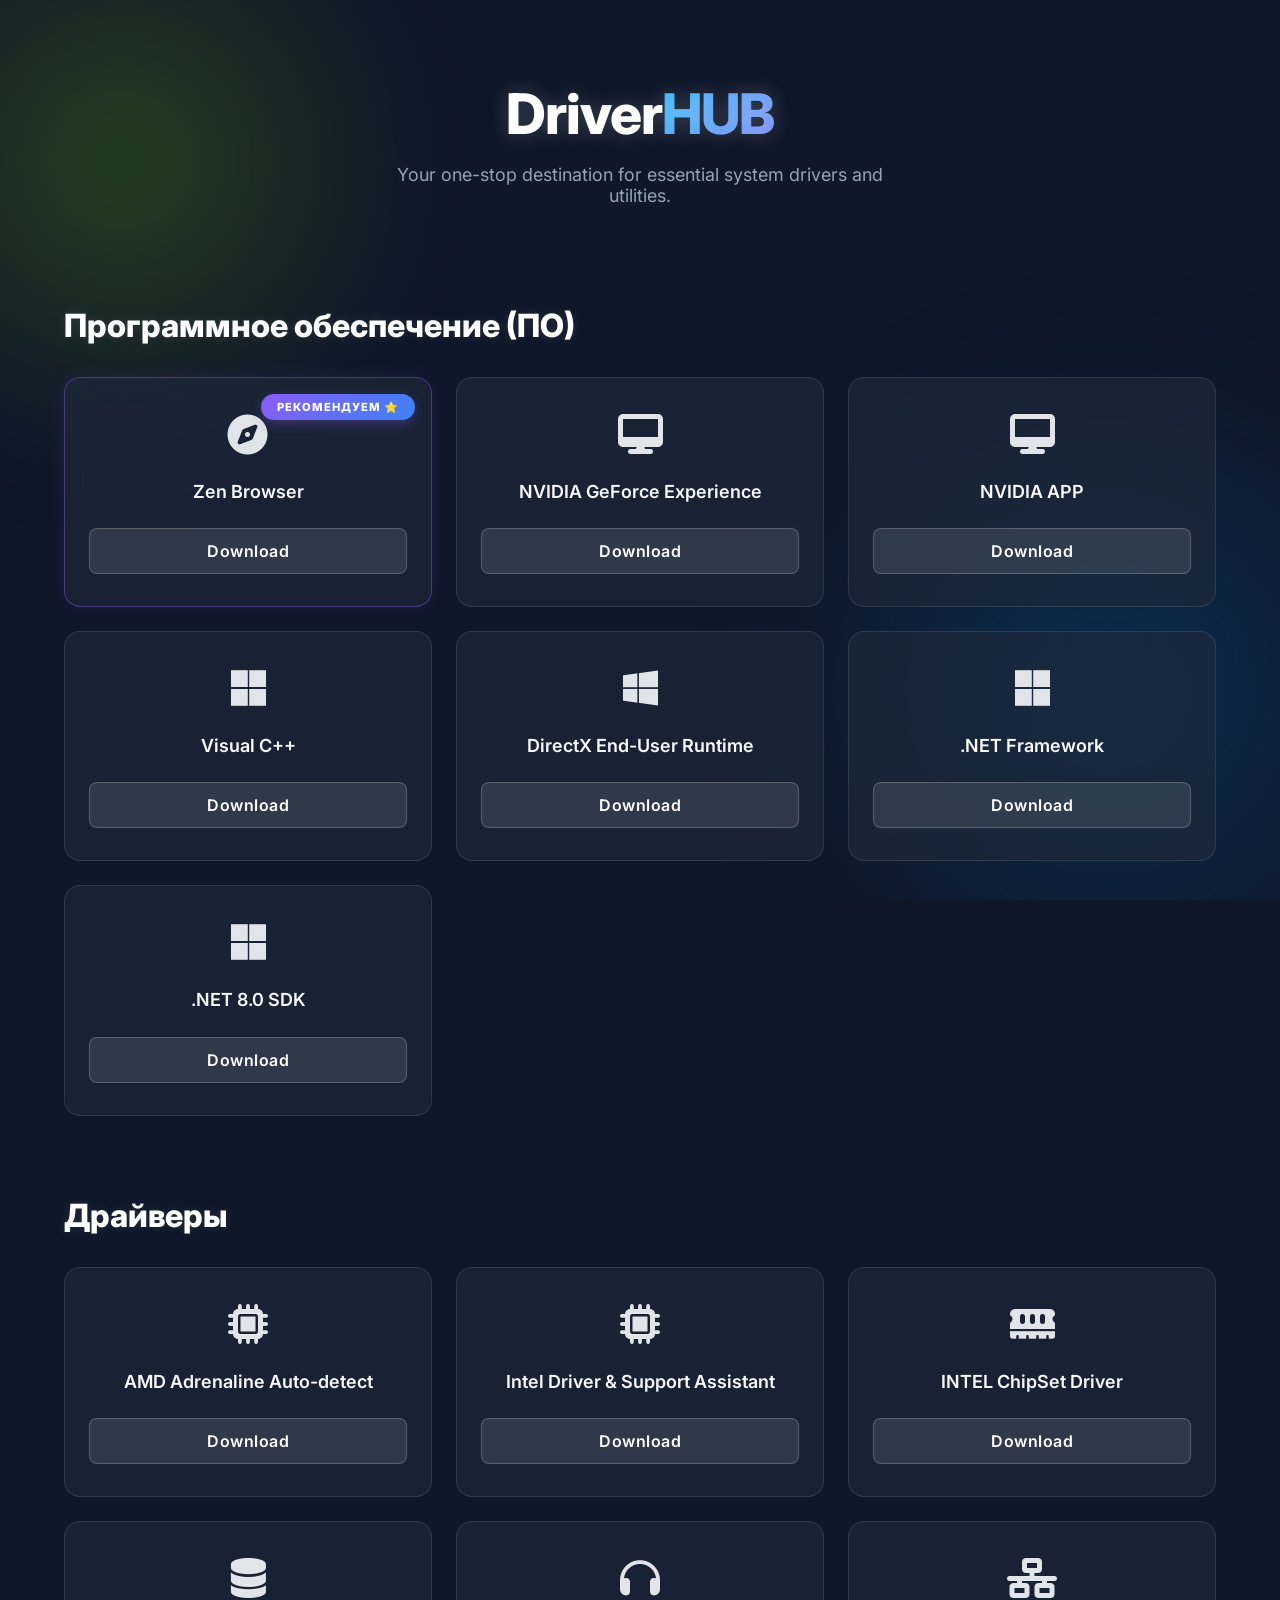
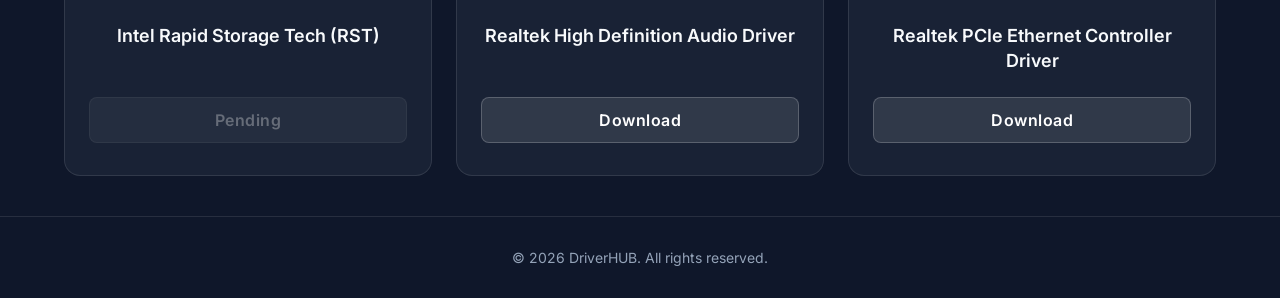
<file: DriverHub/index.html>
<!DOCTYPE html>
<html lang="en">
<head>
    <meta charset="UTF-8">
    <meta name="viewport" content="width=device-width, initial-scale=1.0">
    <title>DriverHUB | Essential Software & Drivers</title>
    <meta name="description" content="Download essential drivers and system utilities easily with DriverHUB.">
    <link rel="stylesheet" href="styles.css">
    <link href="https://fonts.googleapis.com/css2?family=Inter:wght@400;600;800&display=swap" rel="stylesheet">
    <!-- FontAwesome for icons -->
    <link rel="stylesheet" href="https://cdnjs.cloudflare.com/ajax/libs/font-awesome/6.4.0/css/all.min.css">
</head>
<body>
    <div class="background-elements">
        <div class="blob blob-1"></div>
        <div class="blob blob-2"></div>
    </div>

    <header class="header">
        <div class="container">
            <h1 class="logo">Driver<span>HUB</span></h1>
            <p class="subtitle">Your one-stop destination for essential system drivers and utilities.</p>
        </div>
    </header>

    <main class="container">
        
        <h2 class="section-title">Программное обеспечение (ПО)</h2>
        <div class="grid">
            <!-- Zen Browser (Recommended) -->
            <div class="card brand-zen recommended-card">
                <div class="recommended-badge">Рекомендуем ⭐️</div>
                <div class="card-icon"><i class="fa-solid fa-compass"></i></div>
                <h3 class="card-title">Zen Browser</h3>
                <a href="https://github.com/zen-browser/desktop/releases/latest/download/zen.installer.exe" class="btn btn-primary" target="_blank" rel="noopener noreferrer">Download</a>
            </div>

            <!-- NVIDIA Experience -->
            <div class="card brand-nvidia">
                <div class="card-icon"><i class="fa-solid fa-desktop"></i></div>
                <h3 class="card-title">NVIDIA GeForce Experience</h3>
                <a href="https://www.softportal.com/getsoft-28187-geforce-experience-1.html" class="btn btn-primary" target="_blank" rel="noopener noreferrer">Download</a>
            </div>

            <div class="card brand-nvidia">
                <div class="card-icon"><i class="fa-solid fa-desktop"></i></div>
                <h3 class="card-title">NVIDIA APP</h3>
                <a href="https://us.download.nvidia.com/nvapp/client/11.0.8.299/NVIDIA_app_v11.0.8.299.exe" class="btn btn-primary" target="_blank" rel="noopener noreferrer">Download</a>
            </div>

            <!-- System Utilities -->
            <div class="card brand-microsoft">
                <div class="card-icon"><i class="fa-brands fa-microsoft"></i></div>
                <h3 class="card-title">Visual C++</h3>
                <a href="https://aka.ms/vc14/vc_redist.x64.exe" class="btn btn-primary" target="_blank" rel="noopener noreferrer">Download</a>
            </div>

            <div class="card brand-microsoft">
                <div class="card-icon"><i class="fa-brands fa-windows"></i></div>
                <h3 class="card-title">DirectX End-User Runtime</h3>
                <a href="https://www.softportal.com/getsoft-397-directx-end-user-runtime-1.html" class="btn btn-primary" target="_blank" rel="noopener noreferrer">Download</a>
            </div>

            <div class="card brand-microsoft">
                <div class="card-icon"><i class="fa-brands fa-microsoft"></i></div>
                <h3 class="card-title">.NET Framework</h3>
                <a href="https://go.microsoft.com/fwlink/?LinkId=2203304" class="btn btn-primary" target="_blank" rel="noopener noreferrer">Download</a>
            </div>

            <div class="card brand-microsoft">
                <div class="card-icon"><i class="fa-brands fa-microsoft"></i></div>
                <h3 class="card-title">.NET 8.0 SDK</h3>
                <a href="https://builds.dotnet.microsoft.com/dotnet/Sdk/8.0.423/dotnet-sdk-8.0.423-win-x64.exe" class="btn btn-primary" target="_blank" rel="noopener noreferrer">Download</a>
            </div>
        </div>

        <h2 class="section-title">Драйверы</h2>
        <div class="grid">
            <!-- AMD -->
            <div class="card brand-amd">
                <div class="card-icon"><i class="fa-solid fa-microchip"></i></div>
                <h3 class="card-title">AMD Adrenaline Auto-detect</h3>
                <a href="https://drivers.amd.com/drivers/installer/26.10/whql/amd-software-adrenalin-edition-26.7.1-minimalsetup-260724_web.exe" class="btn btn-primary" target="_blank" rel="noopener noreferrer">Download</a>
            </div>
            
            <!-- Intel -->
            <div class="card brand-intel">
                <div class="card-icon"><i class="fa-solid fa-microchip"></i></div>
                <h3 class="card-title">Intel Driver & Support Assistant</h3>
                <a href="https://dl.comss.org/download/Intel-Driver-and-Support-Assistant-Installer.exe" class="btn btn-primary" target="_blank" rel="noopener noreferrer">Download</a>
            </div>

            <div class="card brand-intel">
                <div class="card-icon"><i class="fa-solid fa-memory"></i></div>
                <h3 class="card-title">INTEL ChipSet Driver</h3>
                <a href="https://dl.comss.org/download/SetupChipset.exe" class="btn btn-primary" target="_blank" rel="noopener noreferrer">Download</a>
            </div>
            
            <div class="card brand-intel">
                <div class="card-icon"><i class="fa-solid fa-database"></i></div>
                <h3 class="card-title">Intel Rapid Storage Tech (RST)</h3>
                <a href="#" class="btn btn-disabled" onclick="alert('Link not provided yet'); return false;">Pending</a>
            </div>

            <!-- Realtek -->
            <div class="card brand-realtek">
                <div class="card-icon"><i class="fa-solid fa-headphones"></i></div>
                <h3 class="card-title">Realtek High Definition Audio Driver</h3>
                <a href="https://dl.comss.org/download/Win7_Win8_Win81_Win10_R283.exe" class="btn btn-primary" target="_blank" rel="noopener noreferrer">Download</a>
            </div>

            <div class="card brand-realtek">
                <div class="card-icon"><i class="fa-solid fa-network-wired"></i></div>
                <h3 class="card-title">Realtek PCIe Ethernet Controller Driver</h3>
                <a href="https://dl.comss.org/download/Install_PCIE_Win11_11030_DMAROFF_07272026.zip" class="btn btn-primary" target="_blank" rel="noopener noreferrer">Download</a>
            </div>
        </div>
    </main>

    <footer class="footer">
        <div class="container">
            <p>&copy; 2026 DriverHUB. All rights reserved.</p>
        </div>
    </footer>
    
    <script>
        // Add a subtle entrance animation for cards
        document.addEventListener("DOMContentLoaded", () => {
            const cards = document.querySelectorAll('.card');
            cards.forEach((card, index) => {
                setTimeout(() => {
                    card.style.opacity = '1';
                    card.style.transform = 'translateY(0)';
                }, index * 50); // Staggered animation
            });
        });
    </script>
</body>
</html>
</file>
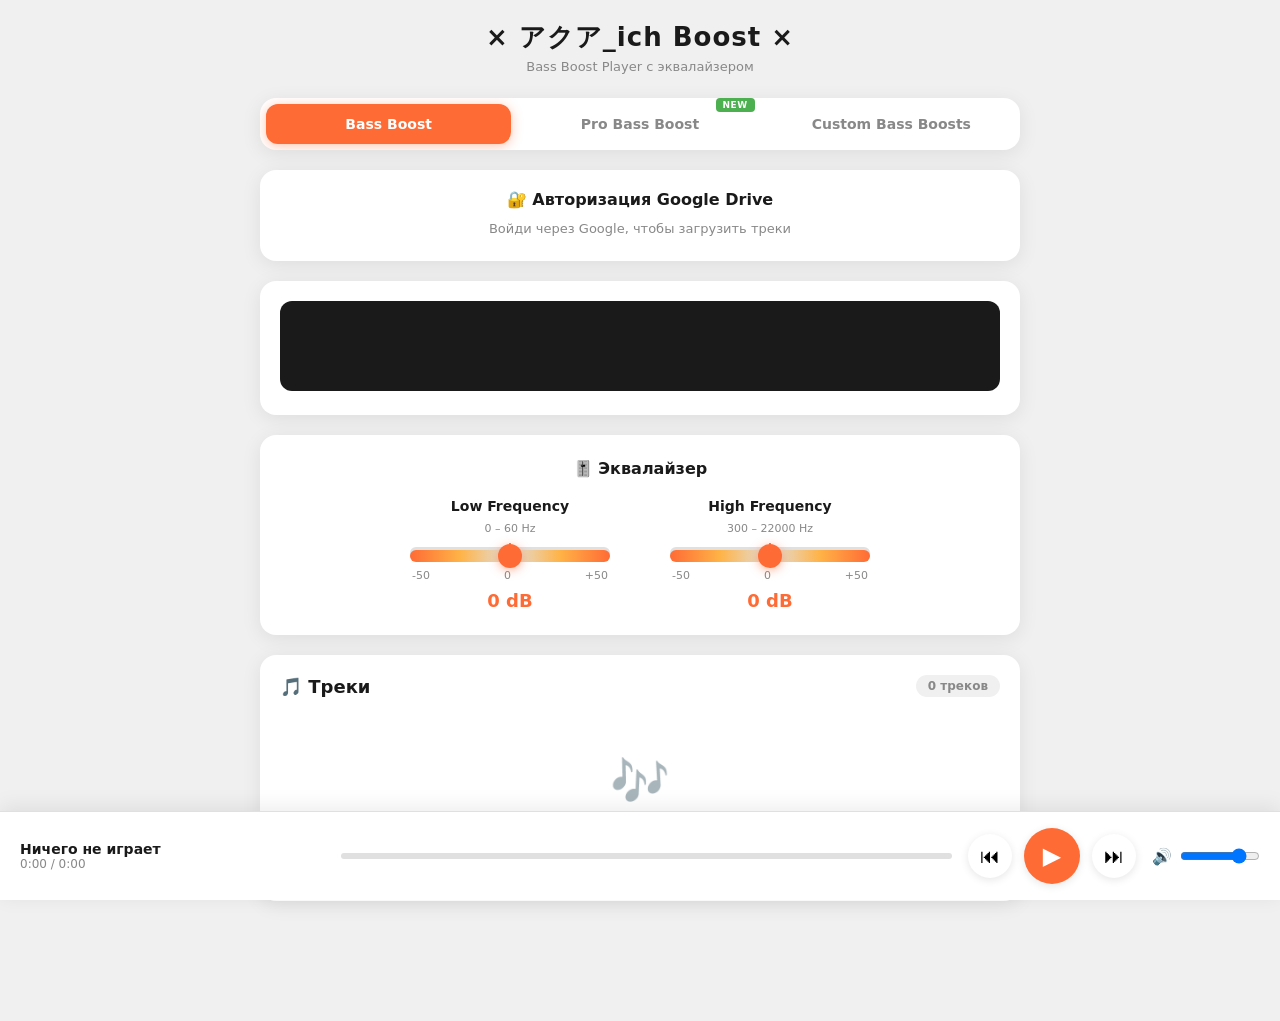
<file: aqua_ich_boost_player.html>
<!DOCTYPE html>
<html lang="ru">
<head>
<meta charset="UTF-8">
<meta name="viewport" content="width=device-width, initial-scale=1.0">
<title>× アクア_ich Boost ×</title>

<!-- Open Graph / Discord / Telegram / VK -->
<meta property="og:title" content="× アクア_ich Boost ×">
<meta property="og:description" content="Слушай Bass бусты от Аквича">
<meta property="og:type" content="website">
<meta property="og:url" content="https://olduserru.github.io/">
<meta property="og:image" content="https://olduserru.github.io/preview.png">
<meta property="og:site_name" content="Aquich bass">
<meta property="og:locale" content="ru_RU">

<!-- Twitter / X -->
<meta name="twitter:card" content="summary_large_image">
<meta name="twitter:title" content="× アクア_ich Boost ×">
<meta name="twitter:description" content="Bass Boost Player с эквалайзером">
<meta name="twitter:image" content="https://olduserru.github.io/preview.png">

<!-- Цвет темы Discord/Telegram -->
<meta name="theme-color" content="#ff6b35">

<script src="https://accounts.google.com/gsi/client" async defer></script>
<style>
  :root {
    --bg: #f0f0f0;
    --card: #ffffff;
    --accent: #ff6b35;
    --text: #1a1a1a;
    --text2: #888888;
    --border: #e0e0e0;
    --shadow: 0 4px 20px rgba(0,0,0,0.08);
    --green: #4caf50;
    --red: #f44336;
    --blue: #2196f3;
    --purple: #9c27b0;
  }
  * { margin:0; padding:0; box-sizing:border-box; font-family:'Segoe UI',system-ui,sans-serif; }
  body { background:var(--bg); color:var(--text); min-height:100vh; }
  .container { max-width:800px; margin:0 auto; padding:20px; }

  .header { text-align:center; margin-bottom:24px; }
  .header h1 { font-size:26px; font-weight:700; letter-spacing:1px; }
  .header p { color:var(--text2); font-size:13px; margin-top:4px; }

  /* Tabs */
  .tabs { display:flex; gap:6px; margin-bottom:20px; background:var(--card); padding:6px; border-radius:16px; box-shadow:var(--shadow); overflow-x:auto; }
  .tab { flex:1; min-width:120px; padding:12px 16px; border:none; background:transparent; border-radius:12px; cursor:pointer; font-size:14px; font-weight:600; color:var(--text2); transition:all 0.3s; position:relative; white-space:nowrap; }
  .tab.active { background:var(--accent); color:white; box-shadow:0 2px 12px rgba(255,107,53,0.4); }
  .tab.active-purple { background:var(--purple); color:white; box-shadow:0 2px 12px rgba(156,39,176,0.4); }
  .tab .badge-new {
    position:absolute;
    top:-6px;
    right:8px;
    background:var(--green);
    color:white;
    font-size:9px;
    padding:2px 7px;
    border-radius:4px;
    font-weight:700;
    letter-spacing:0.5px;
    text-transform:uppercase;
  }

  /* Sub-tabs for Custom */
  .sub-tabs { display:flex; gap:6px; margin-bottom:16px; background:#f8f8f8; padding:4px; border-radius:12px; }
  .sub-tab { flex:1; padding:10px 14px; border:none; background:transparent; border-radius:10px; cursor:pointer; font-size:13px; font-weight:600; color:var(--text2); transition:all 0.2s; white-space:nowrap; }
  .sub-tab.active { background:var(--purple); color:white; }

  /* Auth */
  .auth-box { background:var(--card); border-radius:16px; padding:20px; margin-bottom:20px; box-shadow:var(--shadow); text-align:center; }
  .auth-box h3 { font-size:16px; margin-bottom:12px; }
  .auth-status { font-size:13px; color:var(--text2); margin-top:10px; min-height:20px; }
  .auth-status.ok { color:var(--green); }
  .auth-status.err { color:var(--red); }
  .auth-status.loading { color:var(--blue); }
  .btn { padding:12px 28px; border:none; border-radius:12px; font-size:14px; font-weight:600; cursor:pointer; transition:all 0.2s; display:inline-flex; align-items:center; gap:8px; }
  .btn-primary { background:var(--accent); color:white; box-shadow:0 2px 12px rgba(255,107,53,0.3); }
  .btn-primary:hover { transform:translateY(-1px); box-shadow:0 4px 16px rgba(255,107,53,0.4); }
  .btn-purple { background:var(--purple); color:white; box-shadow:0 2px 12px rgba(156,39,176,0.3); }
  .btn-purple:hover { transform:translateY(-1px); box-shadow:0 4px 16px rgba(156,39,176,0.4); }
  .btn-green { background:var(--green); color:white; }
  .btn-red { background:var(--red); color:white; }

  /* Equalizer */
  .eq-box { background:var(--card); border-radius:16px; padding:24px; margin-bottom:20px; box-shadow:var(--shadow); }
  .eq-title { font-size:16px; font-weight:700; margin-bottom:20px; text-align:center; }
  .eq-sliders { display:flex; justify-content:center; gap:60px; }
  .eq-band { text-align:center; width:200px; }
  .eq-band label { font-size:14px; font-weight:600; display:block; margin-bottom:8px; }
  .eq-band .freq-label { font-size:11px; color:var(--text2); margin-bottom:12px; }
  .eq-slider-wrap { position:relative; height:12px; background:var(--border); border-radius:6px; margin:10px 0; }
  .eq-slider-wrap input[type=range] {
    -webkit-appearance:none;
    appearance:none;
    width:100%;
    height:12px;
    background:transparent;
    position:relative;
    z-index:2;
    cursor:pointer;
  }
  .eq-slider-wrap input[type=range]::-webkit-slider-thumb {
    -webkit-appearance:none;
    width:24px;
    height:24px;
    border-radius:50%;
    background:var(--accent);
    cursor:pointer;
    box-shadow:0 2px 10px rgba(255,107,53,0.5);
    margin-top:-6px;
  }
  .eq-slider-wrap input[type=range]::-webkit-slider-runnable-track {
    height:12px;
    border-radius:6px;
    background:linear-gradient(to right, #ff6b35 0%, #ffb347 25%, #e0e0e0 50%, #ffb347 75%, #ff6b35 100%);
  }
  .eq-slider-wrap input[type=range]::-moz-range-thumb {
    width:24px; height:24px; border-radius:50%; background:var(--accent); border:none;
    box-shadow:0 2px 10px rgba(255,107,53,0.5);
  }
  .eq-slider-wrap input[type=range]::-moz-range-track {
    height:12px; border-radius:6px;
    background:linear-gradient(to right, #ff6b35 0%, #ffb347 25%, #e0e0e0 50%, #ffb347 75%, #ff6b35 100%);
  }
  .eq-center-line {
    position:absolute;
    left:50%;
    top:-4px;
    bottom:-4px;
    width:2px;
    background:#999;
    z-index:1;
    transform:translateX(-50%);
  }
  .eq-scale { display:flex; justify-content:space-between; font-size:11px; color:var(--text2); margin-top:4px; padding:0 2px; }
  .eq-value { font-size:18px; font-weight:700; color:var(--accent); margin-top:8px; }

  /* Visualizer */
  .viz-box { background:var(--card); border-radius:16px; padding:20px; margin-bottom:20px; box-shadow:var(--shadow); }
  canvas { width:100%; height:90px; border-radius:12px; background:#1a1a1a; }

  /* Tracks */
  .tracks-box { background:var(--card); border-radius:16px; padding:20px; box-shadow:var(--shadow); min-height:200px; }
  .tracks-header { display:flex; justify-content:space-between; align-items:center; margin-bottom:16px; }
  .tracks-header h3 { font-size:18px; }
  .track-count { background:var(--bg); padding:4px 12px; border-radius:12px; font-size:12px; font-weight:600; color:var(--text2); }
  .track-item { display:flex; align-items:center; gap:14px; padding:14px; border-radius:12px; transition:all 0.2s; margin-bottom:8px; background:#fafafa; }
  .track-item:hover { background:#f0f0f0; }
  .track-item.playing { background:rgba(255,107,53,0.08); border:2px solid rgba(255,107,53,0.2); }
  .track-num { width:32px; height:32px; border-radius:50%; background:var(--card); display:flex; align-items:center; justify-content:center; font-size:12px; font-weight:700; color:var(--text2); box-shadow:0 2px 8px rgba(0,0,0,0.06); }
  .track-info { flex:1; }
  .track-name { font-size:14px; font-weight:600; white-space:nowrap; overflow:hidden; text-overflow:ellipsis; max-width:380px; }
  .track-meta { font-size:12px; color:var(--text2); margin-top:2px; }
  .track-btns { display:flex; gap:8px; }
  .icon-btn { width:40px; height:40px; border-radius:50%; border:none; background:var(--card); cursor:pointer; display:flex; align-items:center; justify-content:center; font-size:18px; box-shadow:0 2px 8px rgba(0,0,0,0.08); transition:all 0.2s; }
  .icon-btn:hover { transform:scale(1.1); background:var(--accent); color:white; }
  .icon-btn.playing { background:var(--accent); color:white; }
  .download-btn { 
    padding:6px 14px; 
    border:none; 
    border-radius:8px; 
    background:var(--green); 
    color:white; 
    font-size:12px; 
    font-weight:600; 
    cursor:pointer; 
    transition:all 0.2s;
  }
  .download-btn:hover { background:#45a049; }

  /* Player bar */
  .player-bar { position:fixed; bottom:0; left:0; right:0; background:var(--card); border-top:1px solid var(--border); padding:16px 20px; display:flex; align-items:center; gap:16px; box-shadow:0 -4px 20px rgba(0,0,0,0.08); z-index:100; }
  .player-info { flex:1; min-width:0; }
  .player-title { font-size:14px; font-weight:600; white-space:nowrap; overflow:hidden; text-overflow:ellipsis; }
  .player-time { font-size:12px; color:var(--text2); }
  .player-progress { flex:2; height:6px; background:var(--border); border-radius:3px; cursor:pointer; position:relative; }
  .player-progress-fill { height:100%; background:var(--accent); border-radius:3px; width:0%; transition:width 0.1s; }
  .player-controls { display:flex; align-items:center; gap:12px; }
  .player-btn { width:44px; height:44px; border-radius:50%; border:none; background:var(--card); cursor:pointer; display:flex; align-items:center; justify-content:center; font-size:20px; box-shadow:0 2px 8px rgba(0,0,0,0.1); transition:all 0.2s; }
  .player-btn:hover { transform:scale(1.1); }
  .player-btn.main { width:56px; height:56px; background:var(--accent); color:white; font-size:24px; }
  .volume-box { display:flex; align-items:center; gap:8px; }
  .volume-box input { width:80px; }

  .empty-state { text-align:center; padding:40px; color:var(--text2); }
  .empty-state .big-icon { font-size:48px; margin-bottom:12px; opacity:0.5; }

  .spacer { height:100px; }

  #g_id_signin { margin:10px auto; }
</style>
</head>
<body>

<div class="container">
  <div class="header">
    <h1>× アクア_ich Boost ×</h1>
    <p>Bass Boost Player с эквалайзером</p>
  </div>

  <!-- Tabs -->
  <div class="tabs">
    <button class="tab active" onclick="switchTab('bass')">Bass Boost</button>
    <button class="tab" onclick="switchTab('pro')">
      Pro Bass Boost
      <span class="badge-new">NEW</span>
    </button>
    <button class="tab" onclick="switchTab('custom')">Custom Bass Boosts</button>
  </div>

  <!-- Sub-tabs for Custom -->
  <div class="sub-tabs" id="subTabs" style="display:none;">
    <button class="sub-tab active" onclick="switchSubTab('artem25k')">Bass by artem25k</button>
  </div>

  <!-- Auth -->
  <div class="auth-box">
    <h3>🔐 Авторизация Google Drive</h3>
    <div id="g_id_signin"></div>
    <button class="btn btn-primary" id="loadBtn" onclick="loadTracks()" style="display:none;">🔄 Обновить треки</button>
    <button class="btn btn-purple" id="loadBtnCustom" onclick="loadTracks()" style="display:none;">🔄 Обновить треки</button>
    <button class="btn btn-red" id="logoutBtn" onclick="logout()" style="display:none;">🚪 Выйти</button>
    <div class="auth-status" id="authStatus">Войди через Google, чтобы загрузить треки</div>
  </div>

  <!-- Visualizer -->
  <div class="viz-box">
    <canvas id="vizCanvas" width="800" height="90"></canvas>
  </div>

  <!-- Equalizer -->
  <div class="eq-box">
    <div class="eq-title">🎚️ Эквалайзер</div>
    <div class="eq-sliders">
      <div class="eq-band">
        <label>Low Frequency</label>
        <div class="freq-label">0 – 60 Hz</div>
        <div class="eq-slider-wrap">
          <div class="eq-center-line"></div>
          <input type="range" id="lowFreq" min="-50" max="50" value="0" oninput="updateLowFreq(this.value)">
        </div>
        <div class="eq-scale"><span>-50</span><span>0</span><span>+50</span></div>
        <div class="eq-value" id="lowFreqVal">0 dB</div>
      </div>
      <div class="eq-band">
        <label>High Frequency</label>
        <div class="freq-label">300 – 22000 Hz</div>
        <div class="eq-slider-wrap">
          <div class="eq-center-line"></div>
          <input type="range" id="highFreq" min="-50" max="50" value="0" oninput="updateHighFreq(this.value)">
        </div>
        <div class="eq-scale"><span>-50</span><span>0</span><span>+50</span></div>
        <div class="eq-value" id="highFreqVal">0 dB</div>
      </div>
    </div>
  </div>

  <!-- Tracks -->
  <div class="tracks-box">
    <div class="tracks-header">
      <h3>🎵 Треки</h3>
      <span class="track-count" id="trackCount">0 треков</span>
    </div>
    <div id="tracksList">
      <div class="empty-state">
        <div class="big-icon">🎶</div>
        <p>Войди через Google и нажми «Обновить», чтобы загрузить треки</p>
      </div>
    </div>
  </div>

  <div class="spacer"></div>
</div>

<!-- Player Bar -->
<div class="player-bar">
  <div class="player-info">
    <div class="player-title" id="playerTitle">Ничего не играет</div>
    <div class="player-time" id="playerTime">0:00 / 0:00</div>
  </div>
  <div class="player-progress" id="progressBar" onclick="seek(event)">
    <div class="player-progress-fill" id="progressFill"></div>
  </div>
  <div class="player-controls">
    <button class="player-btn" onclick="prevTrack()">⏮</button>
    <button class="player-btn main" id="playBtn" onclick="togglePlay()">▶</button>
    <button class="player-btn" onclick="nextTrack()">⏭</button>
  </div>
  <div class="volume-box">
    <span>🔊</span>
    <input type="range" min="0" max="100" value="80" oninput="setVolume(this.value)">
  </div>
</div>

<script>
// ===== CONFIG =====
const CLIENT_ID = '830248822179-fhpent7chj669b1dheijkqpao1aupvlo.apps.googleusercontent.com';
const FOLDERS = {
  bass: '1kdlwdv2Vj61MguJNQw0tPqqS7c1af6V0',
  pro: '1VSWe972Yy4k4_7MBRKq35y_H9FUlUdFY',
  artem25k: '16MuMkwjQwyCfIUcYSH_Y1FQLaSvmM2Ou'
};
const API_KEY = 'AIzaSyDWpLjol2-PGwgXaF_Ego91LoyUTzQK_4o';

// ===== AUDIO ENGINE =====
let audioCtx, source, gainNode, analyser, lowFilter, highFilter;
let currentTrack = null, isPlaying = false, tracks = [], currentIndex = 0;
let currentMode = 'bass';
let currentSubTab = 'artem25k';
let accessToken = null;

function initAudio() {
  if (audioCtx) return;
  audioCtx = new (window.AudioContext || window.webkitAudioContext)();
  analyser = audioCtx.createAnalyser();
  analyser.fftSize = 256;

  gainNode = audioCtx.createGain();
  gainNode.gain.value = 0.8;

  lowFilter = audioCtx.createBiquadFilter();
  lowFilter.type = 'lowshelf';
  lowFilter.frequency.value = 60;
  lowFilter.gain.value = 0;

  highFilter = audioCtx.createBiquadFilter();
  highFilter.type = 'highshelf';
  highFilter.frequency.value = 300;
  highFilter.gain.value = 0;
}

function connectSource(audio) {
  if (source) source.disconnect();
  source = audioCtx.createMediaElementSource(audio);
  source.connect(lowFilter);
  lowFilter.connect(highFilter);
  highFilter.connect(gainNode);
  gainNode.connect(analyser);
  analyser.connect(audioCtx.destination);
}

// ===== GOOGLE AUTH =====
function initGoogleAuth() {
  google.accounts.id.initialize({
    client_id: CLIENT_ID,
    callback: handleCredentialResponse,
    scope: 'https://www.googleapis.com/auth/drive.readonly'
  });

  google.accounts.id.renderButton(
    document.getElementById("g_id_signin"),
    { theme: "outline", size: "large", width: 250 }
  );
}

function handleCredentialResponse(response) {
  accessToken = response.credential;
  showAuthStatus('✅ Авторизован! Нажми «Обновить треки»', 'ok');
  document.getElementById('g_id_signin').style.display = 'none';
  updateLoadButton();
  document.getElementById('logoutBtn').style.display = 'inline-flex';
}

function requestDriveAccess() {
  const client = google.accounts.oauth2.initTokenClient({
    client_id: CLIENT_ID,
    scope: 'https://www.googleapis.com/auth/drive.readonly',
    callback: (tokenResponse) => {
      accessToken = tokenResponse.access_token;
      showAuthStatus('✅ Доступ к Google Drive получен!', 'ok');
      document.getElementById('g_id_signin').style.display = 'none';
      updateLoadButton();
      document.getElementById('logoutBtn').style.display = 'inline-flex';
      loadTracks();
    }
  });
  client.requestAccessToken();
}

function updateLoadButton() {
  if (currentMode === 'custom') {
    document.getElementById('loadBtn').style.display = 'none';
    document.getElementById('loadBtnCustom').style.display = 'inline-flex';
  } else {
    document.getElementById('loadBtn').style.display = 'inline-flex';
    document.getElementById('loadBtnCustom').style.display = 'none';
  }
}

function logout() {
  accessToken = null;
  tracks = [];
  renderTracks();
  document.getElementById('g_id_signin').style.display = 'block';
  document.getElementById('loadBtn').style.display = 'none';
  document.getElementById('loadBtnCustom').style.display = 'none';
  document.getElementById('logoutBtn').style.display = 'none';
  showAuthStatus('Войди через Google, чтобы загрузить треки', '');
}

function showAuthStatus(msg, type) {
  const el = document.getElementById('authStatus');
  el.textContent = msg;
  el.className = 'auth-status ' + type;
}

// ===== TABS =====
function switchTab(mode) {
  currentMode = mode;
  document.querySelectorAll('.tab').forEach((t, i) => {
    t.classList.remove('active', 'active-purple');
    if ((mode === 'bass' && i === 0) || (mode === 'pro' && i === 1)) {
      t.classList.add('active');
    } else if (mode === 'custom' && i === 2) {
      t.classList.add('active-purple');
    }
  });

  // Show/hide sub-tabs
  const subTabs = document.getElementById('subTabs');
  if (mode === 'custom') {
    subTabs.style.display = 'flex';
  } else {
    subTabs.style.display = 'none';
  }

  updateLoadButton();
  if (accessToken) loadTracks();
}

function switchSubTab(sub) {
  currentSubTab = sub;
  document.querySelectorAll('.sub-tab').forEach(t => t.classList.remove('active'));
  event.target.classList.add('active');
  if (accessToken) loadTracks();
}

// ===== EQ =====
function updateLowFreq(val) {
  const v = parseFloat(val);
  if (lowFilter) lowFilter.gain.value = v;
  document.getElementById('lowFreqVal').textContent = (v > 0 ? '+' : '') + v + ' dB';
  document.getElementById('lowFreqVal').style.color = v > 0 ? '#ff6b35' : (v < 0 ? '#888' : '#333');
}

function updateHighFreq(val) {
  const v = parseFloat(val);
  if (highFilter) highFilter.gain.value = v;
  document.getElementById('highFreqVal').textContent = (v > 0 ? '+' : '') + v + ' dB';
  document.getElementById('highFreqVal').style.color = v > 0 ? '#ff6b35' : (v < 0 ? '#888' : '#333');
}

// ===== LOAD TRACKS =====
async function loadTracks() {
  if (!accessToken) {
    requestDriveAccess();
    return;
  }

  let folderId;
  if (currentMode === 'custom') {
    folderId = FOLDERS[currentSubTab];
  } else {
    folderId = FOLDERS[currentMode];
  }

  showAuthStatus('⏳ Загрузка треков...', 'loading');

  try {
    const response = await fetch(
      `https://www.googleapis.com/drive/v3/files?q='${folderId}'+in+parents+and+mimeType+contains+'audio'&fields=files(id,name,mimeType,size)&pageSize=100`,
      {
        headers: {
          'Authorization': `Bearer ${accessToken}`
        }
      }
    );

    if (!response.ok) {
      const pubResponse = await fetch(
        `https://www.googleapis.com/drive/v3/files?q='${folderId}'+in+parents+and+mimeType+contains+'audio'&fields=files(id,name,mimeType,size)&key=${API_KEY}&pageSize=100`
      );

      if (!pubResponse.ok) {
        throw new Error('Не удалось получить доступ к папке. Убедись, что папка публичная.');
      }

      const data = await pubResponse.json();
      processTracks(data.files);
      return;
    }

    const data = await response.json();
    processTracks(data.files);

  } catch (e) {
    showAuthStatus('❌ ' + e.message, 'err');
    showManualFallback();
  }
}

function processTracks(files) {
  if (!files || files.length === 0) {
    showAuthStatus('⚠️ В папке нет аудиофайлов', 'err');
    document.getElementById('tracksList').innerHTML = `
      <div class="empty-state">
        <div class="big-icon">📂</div>
        <p>В папке нет аудиофайлов. Загрузи MP3, WAV, FLAC или OGG.</p>
      </div>
    `;
    return;
  }

  tracks = files.map((f, i) => ({
    name: f.name,
    _id: i,
    _driveId: f.id,
    _url: `https://www.googleapis.com/drive/v3/files/${f.id}?alt=media&key=${API_KEY}`
  }));

  renderTracks();
  showAuthStatus(`✅ Загружено ${tracks.length} треков`, 'ok');
}

function showManualFallback() {
  document.getElementById('tracksList').innerHTML = `
    <div class="empty-state">
      <div class="big-icon">🔧</div>
      <p style="font-size:14px; max-width:500px; margin:0 auto; line-height:1.6;">
        <b>Автоматическая загрузка недоступна.</b><br><br>
        Попробуй добавить треки вручную в код:<br>
        <code style="background:#f0f0f0; padding:4px 8px; border-radius:4px; display:block; margin:10px 0; text-align:left;">
        const TRACKS = [<br>
        &nbsp;&nbsp;{ name: "Трек 1", url: "https://drive.google.com/uc?export=download&id=FILE_ID" },<br>
        &nbsp;&nbsp;{ name: "Трек 2", url: "https://drive.google.com/uc?export=download&id=FILE_ID" }<br>
        ];
        </code>
      </p>
    </div>
  `;
}

// ===== TRACKS RENDER =====
function renderTracks() {
  const list = document.getElementById('tracksList');
  document.getElementById('trackCount').textContent = tracks.length + ' треков';

  if (tracks.length === 0) {
    list.innerHTML = `<div class="empty-state"><div class="big-icon">🎶</div><p>Войди через Google и нажми «Обновить»</p></div>`;
    return;
  }

  list.innerHTML = tracks.map((t, i) => `
    <div class="track-item ${currentIndex === i ? 'playing' : ''}" data-index="${i}">
      <div class="track-num">${i+1}</div>
      <div class="track-info">
        <div class="track-name">${t.name || 'Трек ' + (i+1)}</div>
        <div class="track-meta">${currentIndex === i && isPlaying ? '▶ Играет' : '⏸ На паузе'}</div>
      </div>
      <div class="track-btns">
        <button class="icon-btn ${currentIndex === i && isPlaying ? 'playing' : ''}" onclick="playTrack(${i})">
          ${currentIndex === i && isPlaying ? '⏸' : '▶'}
        </button>
        <button class="download-btn" onclick="downloadTrack(${i})">⬇ Скачать</button>
      </div>
    </div>
  `).join('');
}

// ===== DOWNLOAD =====
async function downloadTrack(index) {
  const track = tracks[index];
  if (!track) return;

  try {
    const dirHandle = await window.showDirectoryPicker();
    const fileHandle = await dirHandle.getFileHandle(track.name, { create: true });
    const writable = await fileHandle.createWritable();

    const response = await fetch(track._url);
    await response.body.pipeTo(writable);

    showAuthStatus('✅ Сохранено!', 'ok');
  } catch (e) {
    const a = document.createElement('a');
    a.href = track._url;
    a.download = track.name;
    a.click();
    showAuthStatus('⬇️ Скачивание началось', 'ok');
  }
}

// ===== PLAYBACK =====
let audio = new Audio();
audio.crossOrigin = 'anonymous';

function playTrack(index) {
  if (!audioCtx) initAudio();
  if (audioCtx.state === 'suspended') audioCtx.resume();

  if (currentIndex === index && isPlaying) {
    audio.pause();
    isPlaying = false;
    updateUI();
    return;
  }

  currentIndex = index;
  const track = tracks[index];
  if (!track) return;

  audio.src = track._url;
  audio.load();

  audio.oncanplay = () => {
    if (!source) connectSource(audio);
    audio.play();
    isPlaying = true;
    updateUI();
  };

  audio.onended = () => { nextTrack(); };
  audio.ontimeupdate = updateProgress;
}

function togglePlay() {
  if (!tracks.length) return;
  if (!audio.src) { playTrack(0); return; }
  if (isPlaying) { audio.pause(); isPlaying = false; }
  else { audio.play(); isPlaying = true; }
  updateUI();
}

function prevTrack() {
  if (tracks.length === 0) return;
  playTrack((currentIndex - 1 + tracks.length) % tracks.length);
}

function nextTrack() {
  if (tracks.length === 0) return;
  playTrack((currentIndex + 1) % tracks.length);
}

function setVolume(v) {
  if (gainNode) gainNode.gain.value = v / 100;
}

function seek(e) {
  if (!audio.duration) return;
  const rect = e.currentTarget.getBoundingClientRect();
  const pct = (e.clientX - rect.left) / rect.width;
  audio.currentTime = pct * audio.duration;
}

function updateProgress() {
  if (!audio.duration) return;
  const pct = (audio.currentTime / audio.duration) * 100;
  document.getElementById('progressFill').style.width = pct + '%';
  document.getElementById('playerTime').textContent = 
    formatTime(audio.currentTime) + ' / ' + formatTime(audio.duration);
}

function formatTime(s) {
  if (!s || isNaN(s)) return '0:00';
  const m = Math.floor(s / 60);
  const sec = Math.floor(s % 60);
  return m + ':' + (sec < 10 ? '0' : '') + sec;
}

function updateUI() {
  const track = tracks[currentIndex];
  document.getElementById('playerTitle').textContent = track ? (track.name || 'Трек') : 'Ничего не играет';
  document.getElementById('playBtn').textContent = isPlaying ? '⏸' : '▶';
  renderTracks();
}

// ===== VISUALIZER =====
function drawVisualizer() {
  const canvas = document.getElementById('vizCanvas');
  const ctx = canvas.getContext('2d');
  const bufferLength = analyser ? analyser.frequencyBinCount : 0;
  const dataArray = new Uint8Array(bufferLength);

  function draw() {
    requestAnimationFrame(draw);
    ctx.fillStyle = '#1a1a1a';
    ctx.fillRect(0, 0, canvas.width, canvas.height);

    if (!analyser) return;
    analyser.getByteFrequencyData(dataArray);

    const barWidth = (canvas.width / bufferLength) * 2.5;
    let x = 0;

    for (let i = 0; i < bufferLength; i++) {
      const barHeight = (dataArray[i] / 255) * canvas.height;
      const hue = 15 + (i / bufferLength) * 30;
      ctx.fillStyle = `hsl(${hue}, 90%, ${50 + (dataArray[i]/255)*30}%)`;
      ctx.fillRect(x, canvas.height - barHeight, barWidth, barHeight);
      x += barWidth + 1;
    }
  }
  draw();
}

// ===== INIT =====
window.onload = function() {
  initGoogleAuth();
  drawVisualizer();
};
</script>

</body>
</html>
</file>
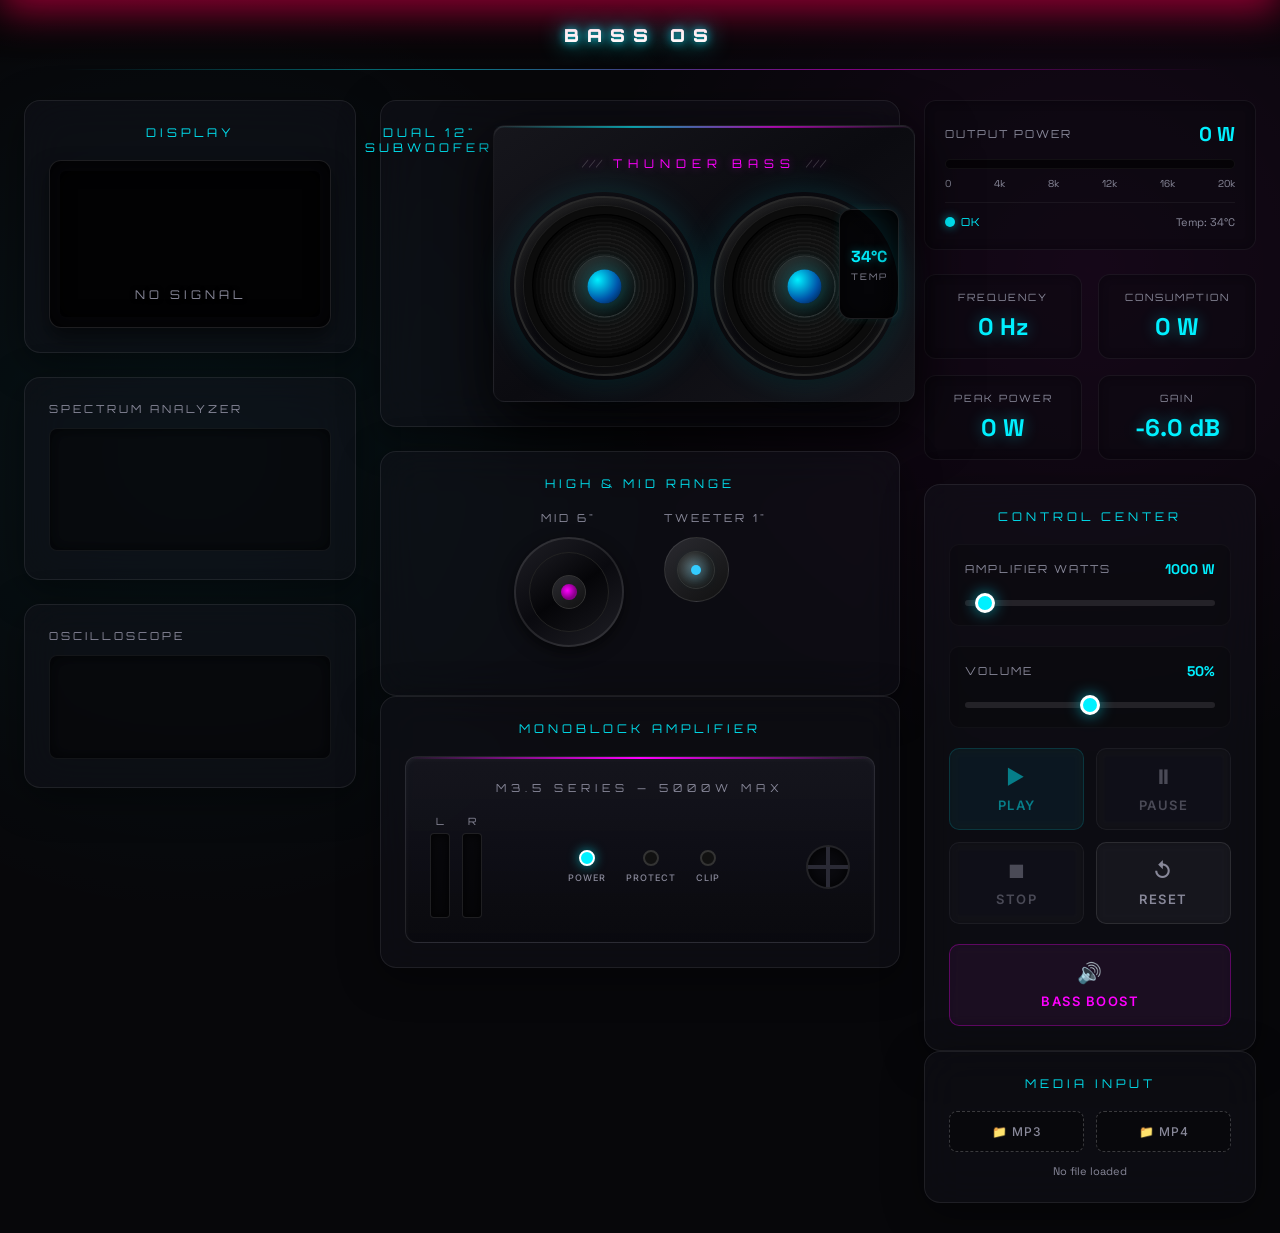
<file: bass_os.html>
<!DOCTYPE html>
<html lang="ru">
<head>
    <meta charset="UTF-8">
    <meta name="viewport" content="width=device-width, initial-scale=1.0">
    <title>BASS OS — Premium Subwoofer Simulator</title>
    <style>
        @import url('https://fonts.googleapis.com/css2?family=Inter:wght@400;500;600&family=Orbitron:wght@400;700;900&family=Space+Grotesk:wght@500;700&display=swap');

        * {
            margin: 0;
            padding: 0;
            box-sizing: border-box;
        }

        :root {
            /* Kept semantic names for JS compatibility, but updated to premium cyber hues */
            --neon-green: #00f0ff; /* Using Cyan for 'OK' state to fit cyber theme */
            --neon-orange: #ff00ff; /* Using Magenta for 'Warning' state */
            --neon-red: #ff3366;
            --neon-blue: #33ccff;
            
            --dark-bg: #07070a;
            --panel-bg: rgba(20, 20, 30, 0.45);
            --panel-border: rgba(255, 255, 255, 0.08);
            --text-main: #e0e0e0;
            --text-dim: #888899;
        }

        body {
            background-color: var(--dark-bg);
            /* Abstract animated background for depth */
            background-image: 
                radial-gradient(circle at 15% 50%, rgba(0, 240, 255, 0.06), transparent 40%),
                radial-gradient(circle at 85% 30%, rgba(255, 0, 255, 0.06), transparent 40%);
            background-attachment: fixed;
            color: var(--text-main);
            font-family: 'Inter', sans-serif;
            min-height: 100vh;
            overflow-x: hidden;
        }

        /* ==================== HEADER ==================== */
        .os-header {
            text-align: center;
            padding: 24px;
            background: linear-gradient(180deg, rgba(0,0,0,0.6) 0%, transparent 100%);
            position: relative;
        }
        .os-header::after {
            content: '';
            position: absolute;
            bottom: 0;
            left: 50%;
            transform: translateX(-50%);
            width: 90%;
            max-width: 1200px;
            height: 1px;
            background: linear-gradient(90deg, transparent, var(--neon-green), var(--neon-orange), transparent);
            opacity: 0.5;
        }
        .os-title {
            font-family: 'Orbitron', sans-serif;
            font-size: 18px;
            font-weight: 900;
            color: #fff;
            text-shadow: 0 0 10px var(--neon-green), 0 0 25px var(--neon-green);
            letter-spacing: 8px;
            text-transform: uppercase;
        }

        /* ==================== MAIN LAYOUT ==================== */
        .main-grid {
            display: grid;
            grid-template-columns: 1fr 520px 1fr;
            gap: 24px;
            padding: 30px 24px;
            max-width: 1600px;
            margin: 0 auto;
        }

        @media (max-width: 1200px) {
            .main-grid {
                grid-template-columns: 1fr;
            }
        }

        /* ==================== PANELS (GLASSMORPHISM) ==================== */
        .panel {
            background: var(--panel-bg);
            backdrop-filter: blur(20px);
            -webkit-backdrop-filter: blur(20px);
            border: 1px solid var(--panel-border);
            border-radius: 16px;
            padding: 24px;
            box-shadow: 0 10px 40px rgba(0, 0, 0, 0.4);
            transition: transform 0.3s, box-shadow 0.3s;
        }
        .panel:hover {
            box-shadow: 0 12px 50px rgba(0, 0, 0, 0.5), inset 0 0 0 1px rgba(255,255,255,0.05);
        }
        .panel-title {
            font-family: 'Orbitron', sans-serif;
            font-size: 12px;
            color: var(--neon-green);
            text-transform: uppercase;
            letter-spacing: 4px;
            margin-bottom: 20px;
            text-align: center;
            opacity: 0.9;
        }

        /* ==================== TV / DISPLAY ==================== */
        .tv-section {
            margin-bottom: 24px;
        }
        .tv-frame {
            width: 100%;
            max-width: 460px;
            margin: 0 auto;
            background: #050508;
            border: 1px solid rgba(255,255,255,0.1);
            border-radius: 12px;
            padding: 10px;
            position: relative;
            box-shadow: inset 0 0 20px rgba(0,0,0,0.8), 0 10px 20px rgba(0,0,0,0.5);
        }
        .tv-screen {
            width: 100%;
            aspect-ratio: 16/9;
            background: #020203;
            border-radius: 6px;
            position: relative;
            overflow: hidden;
            display: flex;
            align-items: center;
            justify-content: center;
            box-shadow: inset 0 0 15px rgba(0,0,0,1);
        }
        .tv-screen video {
            width: 100%;
            height: 100%;
            object-fit: cover;
            display: none;
            opacity: 0.85;
            filter: contrast(1.1) brightness(1.1);
        }
        .tv-screen video.active {
            display: block;
        }
        .vinyl-disc {
            width: 120px;
            height: 120px;
            border-radius: 50%;
            background: radial-gradient(circle at 50% 50%, #111 0%, #050505 40%, #000 70%);
            border: 1px solid #333;
            position: relative;
            animation: spin 2s linear infinite;
            display: none;
            box-shadow: 0 0 20px rgba(0,0,0,0.8);
        }
        .vinyl-disc::before {
            content: '';
            position: absolute;
            inset: 5px;
            border-radius: 50%;
            border: 1px dashed rgba(255,255,255,0.1);
        }
        .vinyl-disc.active {
            display: block;
        }
        .vinyl-disc::after {
            content: '';
            position: absolute;
            top: 50%;
            left: 50%;
            transform: translate(-50%, -50%);
            width: 34px;
            height: 34px;
            background: linear-gradient(135deg, var(--neon-orange), var(--neon-green));
            border-radius: 50%;
            border: 3px solid #000;
        }
        .tv-text {
            position: absolute;
            bottom: 15px;
            font-size: 12px;
            color: var(--text-dim);
            text-transform: uppercase;
            letter-spacing: 4px;
            font-family: 'Orbitron', sans-serif;
            text-shadow: 0 0 5px rgba(0,0,0,0.8);
        }
        @keyframes spin {
            from { transform: rotate(0deg); }
            to { transform: rotate(360deg); }
        }

        /* ==================== SUBWOOFER ==================== */
        .sub-section {
            display: flex;
            justify-content: center;
            margin-bottom: 24px;
        }
        .sub-enclosure {
            width: 460px;
            background: linear-gradient(145deg, #16161c 0%, #0b0b10 50%, #16161c 100%);
            border: 1px solid rgba(255,255,255,0.05);
            border-radius: 12px;
            padding: 30px 20px 25px;
            position: relative;
            box-shadow: 0 20px 60px rgba(0,0,0,0.9), inset 0 1px 1px rgba(255,255,255,0.1);
        }
        .sub-enclosure::before {
            content: '';
            position: absolute;
            top: 0;
            left: 0;
            right: 0;
            height: 2px;
            background: linear-gradient(90deg, transparent, var(--neon-green), var(--neon-orange), transparent);
            opacity: 0.6;
            border-radius: 12px 12px 0 0;
        }
        .sub-brand {
            text-align: center;
            font-family: 'Orbitron', sans-serif;
            font-size: 12px;
            color: var(--neon-orange);
            letter-spacing: 6px;
            margin-bottom: 25px;
            text-transform: uppercase;
            text-shadow: 0 0 10px rgba(255,0,255,0.4);
        }
        .sub-brand::before,
        .sub-brand::after {
            content: '///';
            margin: 0 10px;
            color: rgba(255,255,255,0.2);
            letter-spacing: 1px;
        }
        .sub-woofers {
            display: flex;
            gap: 20px;
            justify-content: center;
        }

        /* Single Woofer Unit */
        .woofer-unit {
            position: relative;
            width: 180px;
            height: 180px;
        }
        .woofer-frame {
            position: absolute;
            inset: 0;
            border-radius: 50%;
            background: linear-gradient(145deg, #222 0%, #0a0a0f 50%, #111 100%);
            border: 2px solid #333;
            box-shadow: 0 5px 20px rgba(0,0,0,0.6), inset 0 2px 8px rgba(255,255,255,0.08);
        }
        .woofer-cone {
            position: absolute;
            top: 50%;
            left: 50%;
            transform: translate(-50%, -50%);
            width: 145px;
            height: 145px;
            border-radius: 50%;
            background: repeating-radial-gradient(circle at 50% 50%, #111, #111 2px, #1a1a1a 3px, #1a1a1a 4px);
            border: 2px solid #000;
            transition: transform 0.05s ease-out;
            overflow: hidden;
            box-shadow: inset 0 0 25px rgba(0,0,0,0.9);
        }
        .woofer-cone::before {
            content: '';
            position: absolute;
            top: 50%;
            left: 50%;
            transform: translate(-50%, -50%);
            width: 60px;
            height: 60px;
            border-radius: 50%;
            background: linear-gradient(145deg, #2a2a2a 0%, #050505 100%);
            border: 1px solid #333;
        }
        .woofer-dustcap {
            position: absolute;
            top: 50%;
            left: 50%;
            transform: translate(-50%, -50%);
            width: 34px;
            height: 34px;
            border-radius: 50%;
            background: radial-gradient(circle at 30% 30%, var(--neon-green) 0%, #0055aa 60%, #001133 100%);
            box-shadow: 0 0 25px rgba(0, 240, 255, 0.4);
            z-index: 2;
            transition: box-shadow 0.1s;
        }
        .woofer-surround {
            position: absolute;
            top: 10px;
            left: 10px;
            right: 10px;
            bottom: 10px;
            border-radius: 50%;
            border: 8px solid #0d0d0d;
            box-shadow: inset 0 0 15px rgba(0,0,0,0.9), 0 0 0 1px #222;
            pointer-events: none;
        }
        .woofer-grill {
            position: absolute;
            inset: 0;
            border-radius: 50%;
            overflow: hidden;
            pointer-events: none;
            z-index: 3;
            background: radial-gradient(rgba(0,0,0,0) 50%, rgba(0,0,0,0.5) 100%);
        }
        
        .led-ring {
            position: absolute;
            inset: -4px;
            border-radius: 50%;
            border: 2px solid transparent;
            box-shadow: 0 0 35px var(--led-color, rgba(0,240,255,0.15));
            transition: box-shadow 0.1s;
            pointer-events: none;
            z-index: 4;
        }

        .sub-temp-display {
            position: absolute;
            right: 15px;
            top: 50%;
            transform: translateY(-50%);
            width: 60px;
            height: 110px;
            background: #050508;
            border: 1px solid rgba(255,255,255,0.1);
            border-radius: 12px;
            display: flex;
            flex-direction: column;
            justify-content: center;
            align-items: center;
            box-shadow: inset 0 0 20px rgba(0,0,0,0.8), 0 0 10px rgba(0, 240, 255, 0.1);
        }
        .sub-temp-display .temp-value {
            font-family: 'Space Grotesk', monospace;
            font-size: 16px;
            font-weight: 700;
            color: var(--neon-green);
            text-shadow: 0 0 10px rgba(0, 240, 255, 0.4);
        }
        .sub-temp-display .temp-label {
            font-family: 'Orbitron', sans-serif;
            font-size: 9px;
            color: var(--text-dim);
            margin-top: 4px;
            letter-spacing: 2px;
        }
        .smoke-layer {
            position: absolute;
            inset: 0;
            pointer-events: none;
            z-index: 20;
            background: radial-gradient(circle at center, rgba(150,150,150,0.6) 0%, transparent 60%);
            opacity: 0;
            transition: opacity 3s;
            border-radius: 12px;
        }
        .smoke-layer.active {
            opacity: 1;
            animation: smoke-drift 4s infinite alternate;
        }
        @keyframes smoke-drift {
            from { transform: scale(1) translateY(0); }
            to { transform: scale(1.05) translateY(-10px); }
        }

        /* ==================== MID & TWEETER ==================== */
        .satellites {
            display: flex;
            justify-content: center;
            gap: 40px;
            margin-bottom: 24px;
        }
        .sat-label {
            text-align: center;
            font-size: 11px;
            color: var(--text-dim);
            text-transform: uppercase;
            letter-spacing: 3px;
            margin-bottom: 12px;
            font-family: 'Orbitron', sans-serif;
        }
        .mid-unit {
            width: 110px;
            height: 110px;
            position: relative;
        }
        .mid-frame {
            position: absolute;
            inset: 0;
            border-radius: 50%;
            background: linear-gradient(145deg, #1e1e24 0%, #0a0a0f 50%, #1e1e24 100%);
            border: 2px solid rgba(255,255,255,0.1);
            box-shadow: 0 5px 15px rgba(0,0,0,0.6);
        }
        .mid-cone {
            position: absolute;
            top: 50%;
            left: 50%;
            transform: translate(-50%, -50%);
            width: 80px;
            height: 80px;
            border-radius: 50%;
            background: linear-gradient(145deg, #1a1a20 0%, #050508 50%, #15151a 100%);
            border: 1px solid #222;
            transition: transform 0.05s ease-out;
        }
        .mid-cone::before {
            content: '';
            position: absolute;
            top: 50%;
            left: 50%;
            transform: translate(-50%, -50%);
            width: 32px;
            height: 32px;
            border-radius: 50%;
            background: linear-gradient(145deg, #2a2a30 0%, #111 100%);
            border: 1px solid #333;
        }
        .mid-dustcap {
            position: absolute;
            top: 50%;
            left: 50%;
            transform: translate(-50%, -50%);
            width: 16px;
            height: 16px;
            border-radius: 50%;
            background: radial-gradient(circle at 40% 40%, var(--neon-orange) 0%, #880088 60%);
            z-index: 2;
        }
        .tweet-unit {
            width: 65px;
            height: 65px;
            position: relative;
        }
        .tweet-frame {
            position: absolute;
            inset: 0;
            border-radius: 50%;
            background: linear-gradient(145deg, #2a2a30 0%, #111 100%);
            border: 1px solid rgba(255,255,255,0.1);
        }
        .tweet-dome {
            position: absolute;
            top: 50%;
            left: 50%;
            transform: translate(-50%, -50%);
            width: 38px;
            height: 38px;
            border-radius: 50%;
            background: radial-gradient(circle at 40% 40%, #555 0%, #222 60%, #111 100%);
            border: 1px solid #333;
            transition: transform 0.05s ease-out;
        }
        .tweet-dome::after {
            content: '';
            position: absolute;
            top: 50%;
            left: 50%;
            transform: translate(-50%, -50%);
            width: 10px;
            height: 10px;
            border-radius: 50%;
            background: var(--neon-blue);
            box-shadow: 0 0 15px var(--neon-blue);
        }

        /* ==================== AMPLIFIER ==================== */
        .amp-section {
            margin-bottom: 0;
        }
        .amp-body {
            background: linear-gradient(180deg, rgba(25,25,35,0.7) 0%, rgba(10,10,15,0.9) 100%);
            border: 1px solid rgba(255,255,255,0.1);
            border-radius: 12px;
            padding: 24px;
            position: relative;
            overflow: hidden;
            box-shadow: inset 0 2px 5px rgba(255,255,255,0.05);
        }
        .amp-body::before {
            content: '';
            position: absolute;
            top: 0;
            left: 0;
            right: 0;
            height: 2px;
            background: linear-gradient(90deg, transparent, var(--neon-orange), transparent);
        }
        .amp-name {
            text-align: center;
            font-family: 'Orbitron', sans-serif;
            font-size: 11px;
            color: var(--text-dim);
            letter-spacing: 5px;
            margin-bottom: 20px;
        }
        .amp-display-row {
            display: flex;
            justify-content: space-between;
            align-items: center;
            gap: 20px;
        }
        .vu-section {
            display: flex;
            gap: 12px;
        }
        .vu-channel {
            display: flex;
            flex-direction: column;
            align-items: center;
            gap: 6px;
        }
        .vu-label {
            font-size: 10px;
            color: var(--text-dim);
            font-family: 'Orbitron', sans-serif;
        }
        .vu-scale {
            width: 20px;
            height: 85px;
            background: rgba(0,0,0,0.5);
            border: 1px solid rgba(255,255,255,0.1);
            border-radius: 4px;
            position: relative;
            overflow: hidden;
            box-shadow: inset 0 0 10px rgba(0,0,0,0.8);
        }
        .vu-fill {
            position: absolute;
            bottom: 0;
            left: 0;
            right: 0;
            background: linear-gradient(to top, 
                var(--neon-green) 0%, 
                var(--neon-green) 50%, 
                var(--neon-orange) 75%, 
                var(--neon-red) 100%);
            transition: height 0.05s ease-out;
            border-radius: 0 0 4px 4px;
            box-shadow: 0 -5px 15px rgba(0, 240, 255, 0.4);
        }
        .amp-lights {
            display: flex;
            gap: 20px;
        }
        .amp-light {
            display: flex;
            flex-direction: column;
            align-items: center;
            gap: 6px;
        }
        .light-bulb {
            width: 16px;
            height: 16px;
            border-radius: 50%;
            background: #111;
            border: 2px solid #333;
            transition: all 0.1s;
        }
        .light-bulb.power {
            background: var(--neon-green);
            box-shadow: 0 0 12px rgba(0, 240, 255, 0.6);
            border-color: #fff;
        }
        .light-bulb.protect.on {
            background: var(--neon-orange);
            box-shadow: 0 0 12px rgba(255, 0, 255, 0.6);
            border-color: #fff;
        }
        .light-bulb.clip.on {
            background: var(--neon-red);
            box-shadow: 0 0 15px rgba(255, 51, 102, 0.8);
            border-color: #fff;
            animation: clip-blink 0.15s infinite alternate;
        }
        @keyframes clip-blink {
            from { opacity: 1; }
            to { opacity: 0.4; }
        }
        .light-label {
            font-size: 9px;
            color: var(--text-dim);
            text-transform: uppercase;
            letter-spacing: 1px;
            font-family: 'Inter', sans-serif;
            font-weight: 500;
        }
        .amp-fan {
            width: 44px;
            height: 44px;
            border-radius: 50%;
            background: #0a0a0f;
            border: 2px solid rgba(255,255,255,0.1);
            position: relative;
            animation: fan-rotate 0.8s linear infinite;
            box-shadow: inset 0 0 15px rgba(0,0,0,1);
        }
        .amp-fan.fast { animation-duration: 0.15s; }
        .amp-fan.medium { animation-duration: 0.4s; }
        @keyframes fan-rotate {
            from { transform: rotate(0deg); }
            to { transform: rotate(360deg); }
        }
        .amp-fan::before,
        .amp-fan::after {
            content: '';
            position: absolute;
            background: #2a2a35;
        }
        .amp-fan::before {
            width: 100%;
            height: 4px;
            top: 50%;
            left: 0;
            transform: translateY(-50%);
        }
        .amp-fan::after {
            width: 4px;
            height: 100%;
            top: 0;
            left: 50%;
            transform: translateX(-50%);
        }

        /* ==================== INFO DISPLAYS ==================== */
        .info-grid {
            display: grid;
            grid-template-columns: repeat(2, 1fr);
            gap: 16px;
            margin-bottom: 24px;
        }
        .info-card {
            background: rgba(10, 10, 15, 0.4);
            border: 1px solid rgba(255,255,255,0.05);
            border-radius: 12px;
            padding: 16px;
            text-align: center;
            box-shadow: inset 0 0 10px rgba(0,0,0,0.3);
        }
        .info-card-label {
            font-size: 10px;
            color: var(--text-dim);
            text-transform: uppercase;
            letter-spacing: 2px;
            margin-bottom: 8px;
            font-family: 'Orbitron', sans-serif;
        }
        .info-card-value {
            font-size: 24px;
            font-weight: 700;
            color: var(--neon-green);
            font-family: 'Space Grotesk', monospace;
            text-shadow: 0 0 15px rgba(0, 240, 255, 0.4);
            transition: color 0.2s, text-shadow 0.2s;
        }
        .info-card-value.warning {
            color: var(--neon-orange);
            text-shadow: 0 0 15px rgba(255, 0, 255, 0.4);
        }
        .info-card-value.danger {
            color: var(--neon-red);
            text-shadow: 0 0 20px rgba(255, 51, 102, 0.6);
        }

        /* ==================== POWER BAR ==================== */
        .power-bar-section {
            background: rgba(10, 10, 15, 0.4);
            border: 1px solid rgba(255,255,255,0.05);
            border-radius: 12px;
            padding: 20px;
            margin-bottom: 24px;
            box-shadow: inset 0 0 10px rgba(0,0,0,0.3);
        }
        .power-bar-header {
            display: flex;
            justify-content: space-between;
            align-items: center;
            margin-bottom: 12px;
        }
        .power-bar-label {
            font-size: 11px;
            color: var(--text-dim);
            text-transform: uppercase;
            letter-spacing: 2px;
            font-family: 'Orbitron', sans-serif;
        }
        .power-bar-value {
            font-family: 'Space Grotesk', monospace;
            font-size: 20px;
            font-weight: 700;
            color: var(--neon-green);
        }
        .power-bar-track {
            width: 100%;
            height: 10px;
            background: rgba(0,0,0,0.6);
            border-radius: 5px;
            overflow: hidden;
            position: relative;
            border: 1px solid rgba(255,255,255,0.05);
        }
        .power-bar-fill {
            height: 100%;
            width: 0%;
            background: linear-gradient(90deg, var(--neon-green), var(--neon-orange), var(--neon-red));
            border-radius: 5px;
            transition: width 0.1s ease-out;
            box-shadow: 0 0 15px rgba(255,0,255,0.5);
        }
        .power-bar-marks {
            display: flex;
            justify-content: space-between;
            margin-top: 8px;
        }
        .power-bar-mark {
            font-size: 10px;
            color: var(--text-dim);
            font-family: 'Space Grotesk', monospace;
        }
        .power-status {
            display: flex;
            justify-content: space-between;
            align-items: center;
            margin-top: 12px;
            padding-top: 12px;
            border-top: 1px solid rgba(255,255,255,0.05);
        }
        .status-dot {
            width: 10px;
            height: 10px;
            border-radius: 50%;
            background: var(--neon-green);
            box-shadow: 0 0 10px rgba(0, 240, 255, 0.6);
        }
        .status-text {
            font-size: 11px;
            color: var(--neon-green);
            font-family: 'Orbitron', sans-serif;
            letter-spacing: 1px;
        }
        .temp-text {
            font-size: 11px;
            color: var(--text-dim);
            font-family: 'Space Grotesk', monospace;
        }

        /* ==================== CONTROLS ==================== */
        .control-grid {
            display: grid;
            grid-template-columns: repeat(2, 1fr);
            gap: 12px;
            margin-bottom: 20px;
        }
        .ctrl-btn {
            padding: 16px 12px;
            background: rgba(255,255,255,0.03);
            border: 1px solid rgba(255,255,255,0.1);
            border-radius: 10px;
            color: var(--text-dim);
            font-family: 'Inter', sans-serif;
            font-size: 13px;
            font-weight: 600;
            cursor: pointer;
            transition: all 0.2s cubic-bezier(0.4, 0, 0.2, 1);
            text-transform: uppercase;
            letter-spacing: 1.5px;
            display: flex;
            flex-direction: column;
            align-items: center;
            gap: 8px;
            backdrop-filter: blur(4px);
        }
        .ctrl-btn:hover:not(:disabled) {
            border-color: rgba(255,255,255,0.3);
            color: #fff;
            transform: translateY(-2px);
            box-shadow: 0 5px 15px rgba(0,0,0,0.3);
        }
        .ctrl-btn:active:not(:disabled) {
            transform: translateY(1px);
        }
        .ctrl-btn:disabled {
            opacity: 0.5;
            cursor: not-allowed;
        }
        .ctrl-btn .icon {
            font-size: 20px;
        }
        .ctrl-btn.primary {
            background: rgba(0, 240, 255, 0.1);
            border-color: rgba(0, 240, 255, 0.3);
            color: var(--neon-green);
        }
        .ctrl-btn.primary:hover:not(:disabled) {
            background: rgba(0, 240, 255, 0.2);
            border-color: var(--neon-green);
            box-shadow: 0 5px 20px rgba(0, 240, 255, 0.3);
            color: #fff;
        }
        .ctrl-btn.bass-btn {
            background: rgba(255, 0, 255, 0.05);
            border-color: rgba(255, 0, 255, 0.3);
            color: var(--neon-orange);
        }
        .ctrl-btn.bass-btn:hover {
            background: rgba(255, 0, 255, 0.1);
            border-color: var(--neon-orange);
            box-shadow: 0 5px 20px rgba(255, 0, 255, 0.3);
        }
        .ctrl-btn.bass-btn.active {
            background: rgba(255, 0, 255, 0.2);
            border-color: var(--neon-orange);
            box-shadow: 0 0 25px rgba(255, 0, 255, 0.5), inset 0 0 15px rgba(255, 0, 255, 0.2);
            text-shadow: 0 0 10px rgba(255, 0, 255, 0.8);
            color: #fff;
        }

        .slider-group {
            margin-bottom: 20px;
            background: rgba(0,0,0,0.2);
            padding: 15px;
            border-radius: 10px;
            border: 1px solid rgba(255,255,255,0.03);
        }
        .slider-header {
            display: flex;
            justify-content: space-between;
            align-items: center;
            margin-bottom: 12px;
        }
        .slider-label {
            font-size: 11px;
            color: var(--text-dim);
            text-transform: uppercase;
            letter-spacing: 2px;
            font-family: 'Orbitron', sans-serif;
        }
        .slider-value {
            font-family: 'Space Grotesk', monospace;
            font-size: 14px;
            font-weight: 700;
            color: var(--neon-green);
        }
        input[type="range"] {
            width: 100%;
            height: 6px;
            background: rgba(255,255,255,0.1);
            border-radius: 3px;
            outline: none;
            -webkit-appearance: none;
            cursor: pointer;
        }
        input[type="range"]::-webkit-slider-thumb {
            -webkit-appearance: none;
            width: 20px;
            height: 20px;
            background: var(--neon-green);
            border-radius: 50%;
            box-shadow: 0 0 15px rgba(0, 240, 255, 0.6);
            border: 3px solid #fff;
            transition: transform 0.1s;
        }
        input[type="range"]:active::-webkit-slider-thumb {
            transform: scale(1.2);
        }
        input[type="range"]::-moz-range-thumb {
            width: 20px;
            height: 20px;
            background: var(--neon-green);
            border-radius: 50%;
            border: 3px solid #fff;
            box-shadow: 0 0 15px rgba(0, 240, 255, 0.6);
            transition: transform 0.1s;
        }
        input[type="range"]:active::-moz-range-thumb {
            transform: scale(1.2);
        }

        .file-row {
            display: flex;
            gap: 12px;
            margin-bottom: 12px;
        }
        .file-btn {
            flex: 1;
            padding: 12px;
            background: rgba(0,0,0,0.3);
            border: 1px dashed rgba(255,255,255,0.2);
            border-radius: 8px;
            color: var(--text-dim);
            font-size: 12px;
            font-weight: 500;
            text-align: center;
            cursor: pointer;
            transition: all 0.2s;
            font-family: 'Inter', sans-serif;
            letter-spacing: 1px;
        }
        .file-btn:hover {
            border-color: var(--neon-green);
            color: #fff;
            background: rgba(0, 240, 255, 0.05);
        }
        .file-btn.has-file {
            border-style: solid;
            border-color: var(--neon-green);
            color: var(--neon-green);
            background: rgba(0, 240, 255, 0.1);
        }
        .file-input {
            display: none;
        }

        .canvas-panel {
            margin-bottom: 24px;
        }
        .canvas-title {
            font-size: 11px;
            color: var(--text-dim);
            text-transform: uppercase;
            letter-spacing: 3px;
            margin-bottom: 12px;
            font-family: 'Orbitron', sans-serif;
        }
        canvas {
            width: 100%;
            background: rgba(0,0,0,0.4);
            border: 1px solid rgba(255,255,255,0.05);
            border-radius: 8px;
            box-shadow: inset 0 0 15px rgba(0,0,0,0.6);
        }

        .overload-banner {
            position: fixed;
            top: 0;
            left: 0;
            right: 0;
            background: linear-gradient(90deg, #ff0055, #cc0000);
            color: #fff;
            text-align: center;
            padding: 16px;
            font-family: 'Orbitron', sans-serif;
            font-size: 15px;
            font-weight: 900;
            letter-spacing: 4px;
            text-transform: uppercase;
            z-index: 1000;
            transform: translateY(-100%);
            transition: transform 0.4s cubic-bezier(0.4, 0, 0.2, 1);
            box-shadow: 0 10px 40px rgba(255, 0, 85, 0.6);
        }
        .overload-banner.show {
            transform: translateY(0);
        }
    </style>
</head>
<body>
    <div class="overload-banner" id="overloadBanner">
        ⚠️ ПЕРЕГРУЗКА — УМЕНЬШИТЕ МОЩНОСТЬ ⚠️
    </div>

    <div class="os-header">
        <div class="os-title">BASS OS</div>
    </div>

    <div class="main-grid">
        <!-- LEFT COLUMN -->
        <div class="left-col">
            <div class="panel tv-section">
                <div class="panel-title">Display</div>
                <div class="tv-frame">
                    <div class="tv-screen" id="tvScreen">
                        <video id="videoPlayer" loop></video>
                        <div class="vinyl-disc" id="vinylDisc">
                            <div class="vinyl-label"></div>
                        </div>
                        <div class="tv-text" id="tvText">NO SIGNAL</div>
                    </div>
                </div>
            </div>

            <div class="panel canvas-panel">
                <div class="canvas-title">Spectrum Analyzer</div>
                <canvas id="spectrumCanvas" height="120"></canvas>
            </div>

            <div class="panel canvas-panel">
                <div class="canvas-title">Oscilloscope</div>
                <canvas id="waveformCanvas" height="100"></canvas>
            </div>
        </div>

        <!-- CENTER COLUMN -->
        <div class="center-col">
            <div class="panel sub-section">
                <div class="panel-title">Dual 12" Subwoofer</div>
                <div class="sub-enclosure">
                    <div class="sub-brand">Thunder Bass</div>
                    <div class="sub-woofers">
                        <div class="woofer-unit">
                            <div class="woofer-frame"></div>
                            <div class="woofer-cone" id="wooferCone1">
                                <div class="woofer-dustcap" id="dustcap1"></div>
                            </div>
                            <div class="woofer-surround"></div>
                            <div class="woofer-grill"></div>
                            <div class="led-ring" id="ledRing1"></div>
                        </div>
                        <div class="woofer-unit">
                            <div class="woofer-frame"></div>
                            <div class="woofer-cone" id="wooferCone2">
                                <div class="woofer-dustcap" id="dustcap2"></div>
                            </div>
                            <div class="woofer-surround"></div>
                            <div class="woofer-grill"></div>
                            <div class="led-ring" id="ledRing2"></div>
                        </div>
                    </div>
                    <div class="sub-temp-display" id="subTempDisplay">
                        <div class="temp-value" id="subTempValue">34°C</div>
                        <div class="temp-label">TEMP</div>
                    </div>
                    <div class="smoke-layer" id="smokeLayer"></div>
                </div>
            </div>

            <div class="panel">
                <div class="panel-title">High & Mid Range</div>
                <div class="satellites">
                    <div>
                        <div class="sat-label">Mid 6"</div>
                        <div class="mid-unit">
                            <div class="mid-frame"></div>
                            <div class="mid-cone" id="midCone"></div>
                            <div class="mid-dustcap"></div>
                        </div>
                    </div>
                    <div>
                        <div class="sat-label">Tweeter 1"</div>
                        <div class="tweet-unit">
                            <div class="tweet-frame"></div>
                            <div class="tweet-dome" id="tweetDome"></div>
                        </div>
                    </div>
                </div>
            </div>

            <div class="panel amp-section">
                <div class="panel-title">Monoblock Amplifier</div>
                <div class="amp-body">
                    <div class="amp-name">M3.5 SERIES — 5000W MAX</div>
                    <div class="amp-display-row">
                        <div class="vu-section">
                            <div class="vu-channel">
                                <div class="vu-label">L</div>
                                <div class="vu-scale">
                                    <div class="vu-fill" id="vuFillL" style="height:0%"></div>
                                </div>
                            </div>
                            <div class="vu-channel">
                                <div class="vu-label">R</div>
                                <div class="vu-scale">
                                    <div class="vu-fill" id="vuFillR" style="height:0%"></div>
                                </div>
                            </div>
                        </div>
                        <div class="amp-lights">
                            <div class="amp-light">
                                <div class="light-bulb power" id="powerBulb"></div>
                                <div class="light-label">Power</div>
                            </div>
                            <div class="amp-light">
                                <div class="light-bulb" id="protectBulb"></div>
                                <div class="light-label">Protect</div>
                            </div>
                            <div class="amp-light">
                                <div class="light-bulb" id="clipBulb"></div>
                                <div class="light-label">Clip</div>
                            </div>
                        </div>
                        <div class="amp-fan slow" id="ampFan"></div>
                    </div>
                </div>
            </div>
        </div>

        <!-- RIGHT COLUMN -->
        <div class="right-col">
            <div class="power-bar-section">
                <div class="power-bar-header">
                    <span class="power-bar-label">Output Power</span>
                    <span class="power-bar-value" id="powerOutValue">0 W</span>
                </div>
                <div class="power-bar-track">
                    <div class="power-bar-fill" id="powerBarFill" style="width:0%"></div>
                </div>
                <div class="power-bar-marks">
                    <span class="power-bar-mark">0</span>
                    <span class="power-bar-mark">4k</span>
                    <span class="power-bar-mark">8k</span>
                    <span class="power-bar-mark">12k</span>
                    <span class="power-bar-mark">16k</span>
                    <span class="power-bar-mark">20k</span>
                </div>
                <div class="power-status">
                    <div style="display:flex;align-items:center;gap:6px">
                        <div class="status-dot" id="statusDot"></div>
                        <span class="status-text" id="statusText">OK</span>
                    </div>
                    <span class="temp-text" id="tempText">Temp: 34°C</span>
                </div>
            </div>

            <div class="info-grid">
                <div class="info-card">
                    <div class="info-card-label">Frequency</div>
                    <div class="info-card-value" id="freqCard">0 Hz</div>
                </div>
                <div class="info-card">
                    <div class="info-card-label">Consumption</div>
                    <div class="info-card-value" id="consumptionCard">0 W</div>
                </div>
                <div class="info-card">
                    <div class="info-card-label">Peak Power</div>
                    <div class="info-card-value" id="peakCard">0 W</div>
                </div>
                <div class="info-card">
                    <div class="info-card-label">Gain</div>
                    <div class="info-card-value" id="gainCard">0 dB</div>
                </div>
            </div>

            <div class="panel">
                <div class="panel-title">Control Center</div>

                <div class="slider-group">
                    <div class="slider-header">
                        <span class="slider-label">Amplifier Watts</span>
                        <span class="slider-value" id="wattsDisplay">1000 W</span>
                    </div>
                    <input type="range" id="wattsSlider" min="100" max="20000" value="1000" step="100">
                </div>
                <div class="slider-group">
                    <div class="slider-header">
                        <span class="slider-label">Volume</span>
                        <span class="slider-value" id="volumeDisplay">50%</span>
                    </div>
                    <input type="range" id="volumeSlider" min="0" max="100" value="50">
                </div>

                <div class="control-grid">
                    <button class="ctrl-btn primary" id="playBtn" disabled>
                        <span class="icon">▶</span>
                        <span>PLAY</span>
                    </button>
                    <button class="ctrl-btn" id="pauseBtn" disabled>
                        <span class="icon">⏸</span>
                        <span>PAUSE</span>
                    </button>
                    <button class="ctrl-btn" id="stopBtn" disabled>
                        <span class="icon">⏹</span>
                        <span>STOP</span>
                    </button>
                    <button class="ctrl-btn" id="resetBtn">
                        <span class="icon">↺</span>
                        <span>RESET</span>
                    </button>
                </div>

                <button class="ctrl-btn bass-btn" id="bassBoostBtn" style="width:100%;margin-top:10px">
                    <span class="icon">🔊</span>
                    <span>BASS BOOST</span>
                </button>
            </div>

            <div class="panel">
                <div class="panel-title">Media Input</div>
                <div class="file-row">
                    <label class="file-btn" id="audioFileLabel">
                        📁 MP3
                        <input type="file" class="file-input" id="audioFile" accept="audio/*">
                    </label>
                    <label class="file-btn" id="videoFileLabel">
                        📁 MP4
                        <input type="file" class="file-input" id="videoFile" accept="video/*">
                    </label>
                </div>
                <div style="font-size:11px;color:var(--text-dim);text-align:center;margin-top:5px;font-family:'Space Grotesk',monospace" id="fileStatus">
                    No file loaded
                </div>
            </div>
        </div>
    </div>

    <!-- JS Logic is completely preserved -->
    <script>
        let audioCtx = null;
        let sourceNode = null;
        let analyserNode = null;
        let gainNode = null;
        let bassNode = null;
        let audioEl = null;
        
        let distortionNode = null;
        let cleanGain = null;
        let distortedGain = null;
        
        const fartCurve = new Float32Array(44100);
        for (let i = 0; i < 44100; ++i) {
            const x = i * 2 / 44100 - 1;
            fartCurve[i] = (3 + 800) * x * 20 * (Math.PI / 180) / (Math.PI + 800 * Math.abs(x));
        }

        let isPlaying = false;
        let animId = null;

        let watts = 1000;
        let vol = 0.5;
        let bassBoostOn = false;
        let peakPower = 0;
        let temp = 34;
        let isBurnedOut = false;

        const $ = id => document.getElementById(id);

        const wattsSlider = $('wattsSlider');
        const volumeSlider = $('volumeSlider');
        const wattsDisplay = $('wattsDisplay');
        const volumeDisplay = $('volumeDisplay');
        const bassBoostBtn = $('bassBoostBtn');
        const playBtn = $('playBtn');
        const pauseBtn = $('pauseBtn');
        const stopBtn = $('stopBtn');
        const resetBtn = $('resetBtn');
        const audioFile = $('audioFile');
        const videoFile = $('videoFile');
        const audioFileLabel = $('audioFileLabel');
        const videoFileLabel = $('videoFileLabel');
        const fileStatus = $('fileStatus');
        const videoPlayer = $('videoPlayer');
        const vinylDisc = $('vinylDisc');
        const tvText = $('tvText');

        const wooferCone1 = $('wooferCone1');
        const wooferCone2 = $('wooferCone2');
        const dustcap1 = $('dustcap1');
        const dustcap2 = $('dustcap2');
        const ledRing1 = $('ledRing1');
        const ledRing2 = $('ledRing2');
        const midCone = $('midCone');
        const tweetDome = $('tweetDome');
        const subTempValue = $('subTempValue');
        const smokeLayer = $('smokeLayer');

        const vuFillL = $('vuFillL');
        const vuFillR = $('vuFillR');
        const clipBulb = $('clipBulb');
        const protectBulb = $('protectBulb');
        const ampFan = $('ampFan');

        const powerOutValue = $('powerOutValue');
        const powerBarFill = $('powerBarFill');
        const statusDot = $('statusDot');
        const statusText = $('statusText');
        const tempText = $('tempText');
        const freqCard = $('freqCard');
        const consumptionCard = $('consumptionCard');
        const peakCard = $('peakCard');
        const gainCard = $('gainCard');
        const overloadBanner = $('overloadBanner');

        const spectrumCanvas = $('spectrumCanvas');
        const waveformCanvas = $('waveformCanvas');
        const spectrumCtx = spectrumCanvas.getContext('2d');
        const waveformCtx = waveformCanvas.getContext('2d');

        function resizeCanvas() {
            spectrumCanvas.width = spectrumCanvas.offsetWidth;
            spectrumCanvas.height = spectrumCanvas.offsetHeight;
            waveformCanvas.width = waveformCanvas.offsetWidth;
            waveformCanvas.height = waveformCanvas.offsetHeight;
        }
        resizeCanvas();
        window.addEventListener('resize', resizeCanvas);

        wattsSlider.addEventListener('input', e => {
            watts = parseInt(e.target.value);
            wattsDisplay.textContent = watts + ' W';
            updateGain();
        });

        volumeSlider.addEventListener('input', e => {
            vol = parseInt(e.target.value) / 100;
            volumeDisplay.textContent = Math.round(vol * 100) + '%';
            if (gainNode) gainNode.gain.value = vol;
            updateGain();
        });

        function updateGain() {
            const db = 20 * Math.log10(vol * (watts / 1000));
            gainCard.textContent = (isFinite(db) ? db : 0).toFixed(1) + ' dB';
        }
        updateGain();

        bassBoostBtn.addEventListener('click', () => {
            bassBoostOn = !bassBoostOn;
            bassBoostBtn.classList.toggle('active', bassBoostOn);
            if (bassNode) {
                bassNode.gain.value = bassBoostOn ? 12 : 0;
            }
        });

        let currentFile = null;
        let isVideoFile = false;

        audioFile.addEventListener('change', e => {
            const file = e.target.files[0];
            if (!file) return;
            currentFile = file;
            isVideoFile = false;
            audioFileLabel.classList.add('has-file');
            videoFileLabel.classList.remove('has-file');
            videoFile.value = '';
            fileStatus.textContent = 'MP3: ' + file.name;
            loadAudio(file);
        });

        videoFile.addEventListener('change', e => {
            const file = e.target.files[0];
            if (!file) return;
            currentFile = file;
            isVideoFile = true;
            videoFileLabel.classList.add('has-file');
            audioFileLabel.classList.remove('has-file');
            audioFile.value = '';
            fileStatus.textContent = 'MP4: ' + file.name;
            loadVideo(file);
        });

        function loadAudio(file) {
            const url = URL.createObjectURL(file);
            if (audioEl) { audioEl.pause(); audioEl.src = ''; }
            audioEl = new Audio(url);
            audioEl.loop = true;
            videoPlayer.classList.remove('active');
            vinylDisc.classList.add('active');
            tvText.textContent = 'AUDIO LOADED';
            setupAudio(audioEl);
            enablePlayback();
        }

        function loadVideo(file) {
            const url = URL.createObjectURL(file);
            videoPlayer.src = url;
            videoPlayer.classList.add('active');
            vinylDisc.classList.remove('active');
            tvText.textContent = '';
            if (audioEl) { audioEl.pause(); }
            audioEl = new Audio(url);
            audioEl.loop = true;
            setupAudio(audioEl);
            enablePlayback();
        }

        function setupAudio(element) {
            if (!audioCtx) audioCtx = new (window.AudioContext || window.webkitAudioContext)();
            if (sourceNode) { try { sourceNode.disconnect(); } catch(e){} }

            sourceNode = audioCtx.createMediaElementSource(element);
            analyserNode = audioCtx.createAnalyser();
            analyserNode.fftSize = 2048;

            gainNode = audioCtx.createGain();
            gainNode.gain.value = vol;

            cleanGain = audioCtx.createGain();
            distortedGain = audioCtx.createGain();
            distortedGain.gain.value = 0;

            distortionNode = audioCtx.createWaveShaper();
            distortionNode.curve = fartCurve;
            distortionNode.oversample = '4x';

            bassNode = audioCtx.createBiquadFilter();
            bassNode.type = 'lowshelf';
            bassNode.frequency.value = 45;
            bassNode.gain.value = bassBoostOn ? 12 : 0;

            sourceNode.connect(bassNode);
            bassNode.connect(gainNode);
            
            gainNode.connect(cleanGain);
            cleanGain.connect(analyserNode);
            
            gainNode.connect(distortionNode);
            distortionNode.connect(distortedGain);
            distortedGain.connect(analyserNode);

            analyserNode.connect(audioCtx.destination);
        }

        function enablePlayback() {
            playBtn.disabled = false;
            pauseBtn.disabled = false;
            stopBtn.disabled = false;
        }

        playBtn.addEventListener('click', () => {
            if (!audioEl) return;
            if (audioCtx.state === 'suspended') audioCtx.resume();
            audioEl.play();
            if (isVideoFile) videoPlayer.play();
            isPlaying = true;
            startViz();
        });

        pauseBtn.addEventListener('click', () => {
            if (audioEl) audioEl.pause();
            if (isVideoFile) videoPlayer.pause();
            isPlaying = false;
        });

        stopBtn.addEventListener('click', () => {
            if (audioEl) { audioEl.pause(); audioEl.currentTime = 0; }
            if (isVideoFile) { videoPlayer.pause(); videoPlayer.currentTime = 0; }
            isPlaying = false;
            resetViz();
        });

        resetBtn.addEventListener('click', () => {
            watts = 1000; vol = 0.5; bassBoostOn = false; peakPower = 0; temp = 34;
            wattsSlider.value = 1000; volumeSlider.value = 50;
            wattsDisplay.textContent = '1000 W'; volumeDisplay.textContent = '50%';
            bassBoostBtn.classList.remove('active');
            if (bassNode) bassNode.gain.value = 0;
            if (gainNode) gainNode.gain.value = 0.5;
            updateGain();
            resetViz();
        });

        let smoothBass = 0, smoothMid = 0, smoothHigh = 0;

        function startViz() {
            if (animId) cancelAnimationFrame(animId);
            drawFrame();
        }

        function resetViz() {
            if (animId) cancelAnimationFrame(animId);
            isBurnedOut = false;
            smokeLayer.classList.remove('active');
            subTempValue.textContent = '34°C';

            vuFillL.style.height = '0%';
            vuFillR.style.height = '0%';
            clipBulb.classList.remove('on');
            protectBulb.classList.remove('on');
            overloadBanner.classList.remove('show');

            freqCard.textContent = '0 Hz';
            consumptionCard.textContent = '0 W';
            peakCard.textContent = peakPower + ' W';
            powerOutValue.textContent = '0 W';
            powerBarFill.style.width = '0%';
            statusText.textContent = 'OK';
            statusText.style.color = 'var(--neon-green)';
            statusDot.style.background = 'var(--neon-green)';
            statusDot.style.boxShadow = '0 0 8px rgba(0,255,136,0.5)';

            wooferCone1.style.transform = 'translate(-50%, -50%) scale(1)';
            wooferCone2.style.transform = 'translate(-50%, -50%) scale(1)';
            midCone.style.transform = 'translate(-50%, -50%) scale(1)';
            tweetDome.style.transform = 'translate(-50%, -50%) scale(1)';

            ledRing1.style.boxShadow = '0 0 25px rgba(0,255,136,0.2)';
            ledRing2.style.boxShadow = '0 0 25px rgba(0,255,136,0.2)';
            dustcap1.style.boxShadow = '0 0 15px rgba(255,0,0,0.3)';
            dustcap2.style.boxShadow = '0 0 15px rgba(255,0,0,0.3)';

            spectrumCtx.clearRect(0, 0, spectrumCanvas.width, spectrumCanvas.height);
            waveformCtx.clearRect(0, 0, waveformCanvas.width, waveformCanvas.height);

            ampFan.className = 'amp-fan slow';
        }

        function drawFrame() {
            animId = requestAnimationFrame(drawFrame);
            if (!analyserNode) return;

            const bufLen = analyserNode.frequencyBinCount;
            const freqData = new Uint8Array(bufLen);
            const timeData = new Uint8Array(bufLen);
            analyserNode.getByteFrequencyData(freqData);
            analyserNode.getByteTimeDomainData(timeData);

            const bassEnd = Math.floor(bufLen * 0.05);
            const midEnd = Math.floor(bufLen * 0.25);

            let bassSum = 0, midSum = 0, highSum = 0;
            let maxFreq = 0, maxVal = 0;

            for (let i = 0; i < bufLen; i++) {
                const v = freqData[i];
                const f = (i * audioCtx.sampleRate) / (2 * bufLen);
                if (i < bassEnd) bassSum += v;
                else if (i < midEnd) midSum += v;
                else highSum += v;
                if (v > maxVal && f > 20 && f < 20000) { maxVal = v; maxFreq = f; }
            }

            const bassAvg = bassSum / bassEnd;
            const midAvg = midSum / (midEnd - bassEnd);
            const highAvg = highSum / (bufLen - midEnd);

            smoothBass += (bassAvg - smoothBass) * 0.3;
            smoothMid += (midAvg - smoothMid) * 0.3;
            smoothHigh += (highAvg - smoothHigh) * 0.3;

            if (isBurnedOut) return;

            const boostMult = bassBoostOn ? 1.5 : 1;
            const rawPower = (smoothBass / 255) * watts * vol * boostMult;
            const curPower = rawPower;
            if (curPower > peakPower) peakPower = curPower;

            if (cleanGain && distortedGain && !isBurnedOut) {
                if (curPower < 13000) {
                    cleanGain.gain.value = 1;
                    distortedGain.gain.value = 0;
                } else {
                    let wet = Math.min((curPower - 13000) / 2000, 1);
                    cleanGain.gain.value = 1 - wet;
                    distortedGain.gain.value = wet;
                }
            }

            let targetTemp = 34;
            if (curPower < 15000) {
                targetTemp = 34 + (curPower / 15000) * (45 - 34);
            } else if (curPower < 19000) {
                targetTemp = 45 + ((curPower - 15000) / 4000) * (73 - 45);
            } else {
                targetTemp = 93;
            }

            if (targetTemp === 93) {
                temp += (targetTemp - temp) * 0.005; 
            } else {
                temp += (targetTemp - temp) * 0.02;
            }

            if (temp >= 92.5) {
                isBurnedOut = true;
                if (audioEl) audioEl.pause();
                if (isVideoFile) videoPlayer.pause();
                smokeLayer.classList.add('active');
                subTempValue.textContent = 'DEAD';
                subTempValue.style.color = 'var(--neon-red)';
                return;
            }

            freqCard.textContent = Math.round(maxFreq) + ' Hz';
            consumptionCard.textContent = Math.round(curPower) + ' W';
            peakCard.textContent = Math.round(peakPower) + ' W';
            powerOutValue.textContent = Math.round(curPower) + ' W';
            powerBarFill.style.width = Math.min((curPower / 20000) * 100, 100) + '%';
            
            const roundedTemp = Math.round(temp);
            tempText.textContent = 'Temp: ' + roundedTemp + '°C';
            subTempValue.textContent = roundedTemp + '°C';

            let tempColor = 'var(--neon-green)';
            if (roundedTemp >= 73) tempColor = 'var(--neon-red)';
            else if (roundedTemp >= 45) tempColor = 'var(--neon-orange)';
            subTempValue.style.color = tempColor;

            const powerRatio = Math.min(curPower / 20000, 1);
            const isClip = curPower >= 14000 && curPower < 15000;
            const isOverload = curPower >= 15000;

            if (isOverload) {
                statusText.textContent = 'OVERLOAD';
                statusText.style.color = 'var(--neon-red)';
                statusDot.style.background = 'var(--neon-red)';
                statusDot.style.boxShadow = '0 0 12px rgba(255,0,68,0.8)';
                overloadBanner.classList.add('show');
            } else if (isClip) {
                statusText.textContent = 'CLIP';
                statusText.style.color = 'var(--neon-orange)';
                statusDot.style.background = 'var(--neon-orange)';
                statusDot.style.boxShadow = '0 0 8px rgba(255,136,0,0.5)';
                overloadBanner.classList.remove('show');
            } else {
                statusText.textContent = 'OK';
                statusText.style.color = 'var(--neon-green)';
                statusDot.style.background = 'var(--neon-green)';
                statusDot.style.boxShadow = '0 0 8px rgba(0,255,136,0.5)';
                overloadBanner.classList.remove('show');
            }

            consumptionCard.className = 'info-card-value' + (isOverload ? ' danger' : isClip ? ' warning' : '');

            const vuH = Math.min((curPower / watts) * 100, 100);
            vuFillL.style.height = vuH + '%';
            vuFillR.style.height = vuH + '%';

            clipBulb.classList.toggle('on', isClip);
            protectBulb.classList.toggle('on', isOverload);

            if (curPower > 15000) ampFan.className = 'amp-fan fast';
            else if (curPower > 8000) ampFan.className = 'amp-fan medium';
            else ampFan.className = 'amp-fan slow';

            const bassScale = 1 + (smoothBass / 255) * 0.2 * vol * (bassBoostOn ? 1.4 : 1);
            const midScale = 1 + (smoothMid / 255) * 0.12 * vol;
            const highScale = 1 + (smoothHigh / 255) * 0.06 * vol;

            let w1s = bassScale, w2s = bassScale;
            if (isClip) {
                w1s = 1 + (Math.random() - 0.5) * 0.06;
                w2s = 1 + (Math.random() - 0.5) * 0.06;
            }

            wooferCone1.style.transform = `translate(-50%, -50%) scale(${w1s})`;
            wooferCone2.style.transform = `translate(-50%, -50%) scale(${w2s})`;
            midCone.style.transform = `translate(-50%, -50%) scale(${midScale})`;
            tweetDome.style.transform = `translate(-50%, -50%) scale(${highScale})`;

            // Map powerRatio to gradient colors (Cyan -> Magenta -> Red)
            let r, g, b;
            if (powerRatio < 0.33) {
                const t = powerRatio / 0.33;
                // Cyan (0,240,255)
                r = 0; g = 240; b = 255;
            } else if (powerRatio < 0.66) {
                const t = (powerRatio - 0.33) / 0.33;
                // Cyan to Magenta (255, 0, 255)
                r = Math.round(t * 255); g = Math.round(240 - t * 240); b = 255;
            } else {
                const t = (powerRatio - 0.66) / 0.34;
                // Magenta to Red (255, 51, 102)
                r = 255; g = Math.round(t * 51); b = Math.round(255 - t * 153);
            }

            const glowInt = 15 + powerRatio * 50;
            const glowCol = `rgba(${r},${g},${b},${0.3 + powerRatio * 0.7})`;
            const ledShadow = `0 0 ${glowInt}px ${glowCol}`;

            ledRing1.style.boxShadow = ledShadow;
            ledRing2.style.boxShadow = ledShadow;
            dustcap1.style.boxShadow = `0 0 ${15 + powerRatio * 30}px rgba(${r},${g},${b},${0.4 + powerRatio * 0.6})`;
            dustcap2.style.boxShadow = `0 0 ${15 + powerRatio * 30}px rgba(${r},${g},${b},${0.4 + powerRatio * 0.6})`;

            const midGlow = `0 0 ${5 + powerRatio * 20}px rgba(${Math.round(255*powerRatio)},${Math.round(200*(1-powerRatio))},255,${0.2 + powerRatio*0.4})`;
            midCone.style.boxShadow = midGlow;
            const tweetGlow = `0 0 ${5 + powerRatio * 20}px rgba(0,${Math.round(240*(1-powerRatio))},255,${0.2 + powerRatio*0.4})`;
            tweetDome.style.boxShadow = tweetGlow;

            if (roundedTemp >= 73 && Math.floor(Date.now() / 200) % 2 === 0) {
                subTempValue.parentElement.style.boxShadow = 'inset 0 0 20px rgba(255,0,0,0.8)';
            } else {
                subTempValue.parentElement.style.boxShadow = 'inset 0 0 20px rgba(0,0,0,0.8), 0 0 10px rgba(0, 240, 255, 0.1)';
            }

            if (curPower > watts * 0.6) {
                const shake = (curPower / watts - 0.6) * 4;
                $('tvScreen').parentElement.style.transform = `translate(${(Math.random()-0.5)*shake}px,${(Math.random()-0.5)*shake}px)`;
            } else {
                $('tvScreen').parentElement.style.transform = 'translate(0,0)';
            }

            drawSpectrum(freqData, bufLen);
            drawWaveform(timeData, bufLen, isClip);
        }

        function drawSpectrum(data, len) {
            const w = spectrumCanvas.width, h = spectrumCanvas.height;
            spectrumCtx.clearRect(0, 0, w, h);

            const barW = (w / len) * 2.5;
            let x = 0;
            for (let i = 0; i < len && x < w; i++) {
                const barH = (data[i] / 255) * h;
                const hue = 180 + (i / len) * 120; // from cyan to magenta
                spectrumCtx.fillStyle = `hsl(${hue}, 100%, 50%)`;
                spectrumCtx.fillRect(x, h - barH, barW - 1, barH);
                x += barW;
            }
        }

        function drawWaveform(data, len, clip) {
            const w = waveformCanvas.width, h = waveformCanvas.height;
            waveformCtx.clearRect(0, 0, w, h);

            waveformCtx.lineWidth = 2;
            waveformCtx.strokeStyle = clip ? 'var(--neon-red)' : 'var(--neon-green)';
            waveformCtx.beginPath();

            const sliceW = w / len;
            let x = 0;
            for (let i = 0; i < len; i++) {
                const v = data[i] / 128;
                const y = v * (h / 2);
                if (i === 0) waveformCtx.moveTo(x, y);
                else waveformCtx.lineTo(x, y);
                x += sliceW;
            }
            waveformCtx.stroke();

            if (clip) {
                waveformCtx.strokeStyle = 'rgba(255, 51, 102, 0.3)';
                waveformCtx.lineWidth = 1;
                waveformCtx.beginPath();
                waveformCtx.moveTo(0, h * 0.08);
                waveformCtx.lineTo(w, h * 0.08);
                waveformCtx.moveTo(0, h * 0.92);
                waveformCtx.lineTo(w, h * 0.92);
                waveformCtx.stroke();
            }
        }

        console.log('Premium BASS OS loaded. Upload MP3 or MP4 to start.');
    </script>
</body>
</html>
</file>
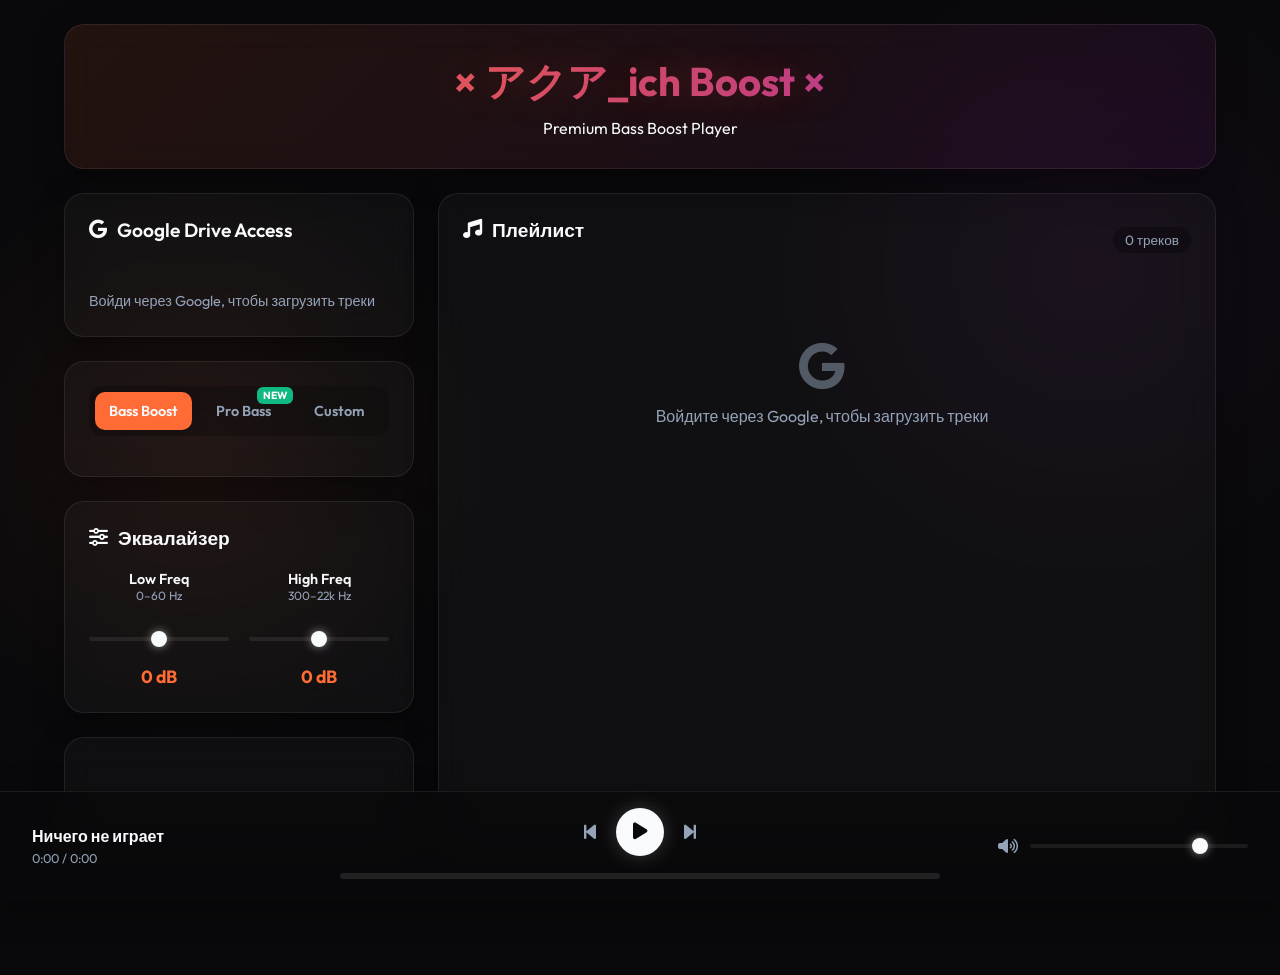
<file: BassPlayer.html>
<!DOCTYPE html>
<html lang="ru">
<head>
    <meta charset="UTF-8">
    <meta name="viewport" content="width=device-width, initial-scale=1.0">
    <title>× アクア_ich Boost ×</title>
    <!-- Open Graph tags from original -->
    <meta property="og:title" content="× アクア_ich Boost ×">
    <meta property="og:description" content="Слушай Bass бусты от Аквича">
    <meta property="og:type" content="website">
    <meta property="og:url" content="https://olduserru.github.io/">
    <meta property="og:image" content="https://olduserru.github.io/preview.png">
    
    <link href="https://fonts.googleapis.com/css2?family=Outfit:wght@300;400;600;700&display=swap" rel="stylesheet">
    <link rel="stylesheet" href="https://cdnjs.cloudflare.com/ajax/libs/font-awesome/6.4.0/css/all.min.css">
    
    <script src="https://accounts.google.com/gsi/client" async defer></script>
    <style>
        :root {
            --bg-dark: #09090b;
            --glass-bg: rgba(255, 255, 255, 0.03);
            --glass-border: rgba(255, 255, 255, 0.08);
            --text-main: #f8fafc;
            --text-muted: #94a3b8;
            
            --accent-orange: #ff6b35;
            --accent-orange-glow: rgba(255, 107, 53, 0.5);
            
            --accent-purple: #9c27b0;
            --accent-purple-glow: rgba(156, 39, 176, 0.5);
            
            --danger: #ef4444;
            --success: #10b981;
        }

        * {
            margin: 0;
            padding: 0;
            box-sizing: border-box;
            font-family: 'Outfit', sans-serif;
        }

        body {
            background-color: var(--bg-dark);
            color: var(--text-main);
            min-height: 100vh;
            background-image: 
                radial-gradient(circle at 15% 50%, rgba(255, 107, 53, 0.08), transparent 25%),
                radial-gradient(circle at 85% 30%, rgba(156, 39, 176, 0.08), transparent 25%);
            background-attachment: fixed;
            padding-bottom: 100px; /* Space for bottom bar */
        }

        /* Scrollbar */
        ::-webkit-scrollbar { width: 8px; }
        ::-webkit-scrollbar-track { background: var(--bg-dark); }
        ::-webkit-scrollbar-thumb { background: var(--glass-border); border-radius: 4px; }
        ::-webkit-scrollbar-thumb:hover { background: var(--text-muted); }

        /* Glass Panel */
        .glass-panel {
            background: var(--glass-bg);
            backdrop-filter: blur(16px);
            -webkit-backdrop-filter: blur(16px);
            border: 1px solid var(--glass-border);
            border-radius: 20px;
            padding: 24px;
            box-shadow: 0 8px 32px 0 rgba(0, 0, 0, 0.3);
        }

        .app-container {
            max-width: 1200px;
            margin: 0 auto;
            padding: 24px;
            display: flex;
            flex-direction: column;
            gap: 24px;
        }

        .main-header {
            text-align: center;
            padding: 30px;
            background: linear-gradient(135deg, rgba(255,107,53,0.1), rgba(156,39,176,0.1));
        }

        .glow-text {
            font-size: 2.5rem;
            font-weight: 700;
            background: linear-gradient(to right, var(--accent-orange), var(--accent-purple));
            -webkit-background-clip: text;
            background-clip: text;
            color: transparent;
            margin-bottom: 8px;
            text-shadow: 0 0 40px rgba(255, 107, 53, 0.3);
        }

        .content-grid {
            display: grid;
            grid-template-columns: 350px 1fr;
            gap: 24px;
        }

        .left-col {
            display: flex;
            flex-direction: column;
            gap: 24px;
        }

        h3 {
            font-size: 1.2rem;
            margin-bottom: 20px;
            display: flex;
            align-items: center;
            gap: 10px;
            font-weight: 600;
        }

        /* Buttons */
        .btn {
            padding: 12px 24px;
            border: none;
            border-radius: 12px;
            font-size: 0.95rem;
            font-weight: 600;
            cursor: pointer;
            transition: all 0.3s ease;
            color: white;
            display: inline-flex;
            align-items: center;
            justify-content: center;
            gap: 8px;
        }

        .btn-glow {
            background: var(--accent-orange);
            box-shadow: 0 4px 15px var(--accent-orange-glow);
        }

        .btn-glow:hover { transform: translateY(-2px); box-shadow: 0 6px 20px var(--accent-orange-glow); }

        .btn-purple-glow {
            background: var(--accent-purple);
            box-shadow: 0 4px 15px var(--accent-purple-glow);
        }

        .btn-purple-glow:hover { transform: translateY(-2px); box-shadow: 0 6px 20px var(--accent-purple-glow); }

        .btn-danger {
            background: rgba(239, 68, 68, 0.2);
            color: var(--danger);
            border: 1px solid rgba(239, 68, 68, 0.3);
        }
        .btn-danger:hover { background: var(--danger); color: white; }

        /* Auth section */
        .auth-buttons {
            display: flex;
            gap: 12px;
            margin-bottom: 15px;
            flex-wrap: wrap;
        }
        .google-btn-container { margin-bottom: 15px; display: flex; justify-content: center; }
        .auth-status { font-size: 0.9rem; color: var(--text-muted); min-height: 20px; }
        .auth-status.ok { color: var(--success); }
        .auth-status.err { color: var(--danger); }
        .auth-status.loading { color: var(--accent-orange); }

        /* Tabs */
        .tabs {
            display: flex;
            gap: 8px;
            background: rgba(0,0,0,0.2);
            padding: 6px;
            border-radius: 14px;
            margin-bottom: 16px;
            overflow-x: auto;
        }

        .tab {
            flex: 1;
            padding: 10px 14px;
            background: transparent;
            border: none;
            color: var(--text-muted);
            font-weight: 600;
            font-size: 0.9rem;
            cursor: pointer;
            border-radius: 10px;
            transition: all 0.3s ease;
            position: relative;
            white-space: nowrap;
        }

        .tab:hover { color: var(--text-main); }
        .tab.active {
            background: var(--glass-border);
            color: var(--text-main);
            box-shadow: 0 4px 12px rgba(0,0,0,0.1);
        }
        .tab:nth-child(1).active { background: var(--accent-orange); }
        .tab:nth-child(2).active { background: var(--accent-orange); }
        .tab:nth-child(3).active { background: var(--accent-purple); }

        .badge {
            position: absolute;
            top: -5px;
            right: -5px;
            background: var(--success);
            color: white;
            font-size: 0.65rem;
            padding: 2px 6px;
            border-radius: 6px;
            font-weight: 700;
        }

        .sub-tabs {
            display: flex;
            gap: 8px;
            background: rgba(0,0,0,0.2);
            padding: 6px;
            border-radius: 12px;
        }
        .sub-tab {
            flex: 1;
            padding: 8px 12px;
            background: transparent;
            border: none;
            color: var(--text-muted);
            font-size: 0.85rem;
            border-radius: 8px;
            cursor: pointer;
            transition: all 0.2s;
        }
        .sub-tab.active { background: var(--accent-purple); color: white; }

        /* EQ */
        .eq-sliders { display: flex; justify-content: space-around; gap: 20px; }
        .eq-band { text-align: center; flex: 1; }
        .eq-band label { font-weight: 600; font-size: 0.9rem; display: block; }
        .freq-label { font-size: 0.75rem; color: var(--text-muted); display: block; margin-bottom: 12px; }

        input[type=range] {
            -webkit-appearance: none;
            width: 100%;
            background: transparent;
        }
        input[type=range]::-webkit-slider-thumb {
            -webkit-appearance: none;
            height: 16px;
            width: 16px;
            border-radius: 50%;
            background: var(--text-main);
            cursor: pointer;
            margin-top: -6px;
            box-shadow: 0 0 10px rgba(255,255,255,0.5);
        }
        input[type=range]::-webkit-slider-runnable-track {
            width: 100%;
            height: 4px;
            cursor: pointer;
            background: var(--glass-border);
            border-radius: 2px;
        }
        .slider-container { position: relative; padding: 10px 0; }
        .eq-value {
            font-size: 1.1rem;
            font-weight: 700;
            color: var(--accent-orange);
            margin-top: 10px;
        }

        /* Canvas */
        .viz-panel { padding: 16px; display: flex; justify-content: center; align-items: center; }
        canvas { width: 100%; height: 80px; border-radius: 12px; }

        /* Tracks */
        .tracks-panel { height: 100%; display: flex; flex-direction: column; }
        .tracks-header { display: flex; justify-content: space-between; align-items: center; margin-bottom: 20px; }
        .track-count { background: rgba(0,0,0,0.3); padding: 4px 12px; border-radius: 20px; font-size: 0.85rem; color: var(--text-muted); }

        .tracks-list {
            flex: 1;
            overflow-y: auto;
            display: flex;
            flex-direction: column;
            gap: 8px;
            max-height: 600px;
            padding-right: 10px;
        }

        .empty-state {
            text-align: center;
            padding: 60px 20px;
            color: var(--text-muted);
        }
        .drive-icon { font-size: 3rem; margin-bottom: 16px; opacity: 0.5; }

        .track-item {
            display: flex;
            align-items: center;
            gap: 16px;
            padding: 12px 16px;
            background: rgba(0,0,0,0.2);
            border-radius: 14px;
            transition: all 0.2s ease;
            border: 1px solid transparent;
        }
        .track-item:hover { background: rgba(255,255,255,0.05); }
        .track-item.playing {
            background: rgba(255, 107, 53, 0.05);
            border-color: rgba(255, 107, 53, 0.2);
        }

        .track-num {
            width: 36px; height: 36px;
            border-radius: 10px;
            background: rgba(255,255,255,0.05);
            display: flex; align-items: center; justify-content: center;
            font-weight: 600; color: var(--text-muted);
        }

        .track-info { flex: 1; min-width: 0; }
        .track-name { font-weight: 600; white-space: nowrap; overflow: hidden; text-overflow: ellipsis; font-size: 0.95rem; }
        .track-meta { font-size: 0.8rem; color: var(--text-muted); margin-top: 4px; }

        .track-btns { display: flex; gap: 8px; }
        .icon-btn {
            width: 36px; height: 36px;
            border-radius: 10px;
            border: none;
            background: rgba(255,255,255,0.05);
            color: var(--text-main);
            cursor: pointer;
            transition: all 0.2s;
            display: flex; align-items: center; justify-content: center;
        }
        .icon-btn:hover { background: var(--text-main); color: var(--bg-dark); }
        .icon-btn.playing { background: var(--accent-orange); color: white; box-shadow: 0 0 15px rgba(255,107,53,0.4); }

        .download-btn {
            padding: 0 12px;
            border-radius: 10px;
            border: none;
            background: rgba(16, 185, 129, 0.1);
            color: var(--success);
            cursor: pointer;
            font-weight: 600;
            font-size: 0.8rem;
            transition: all 0.2s;
            display: flex; align-items: center; gap: 6px;
        }
        .download-btn:hover { background: var(--success); color: white; }

        /* Bottom Player Bar */
        .player-bar {
            position: fixed;
            bottom: 0; left: 0; right: 0;
            border-radius: 0;
            border-top: 1px solid var(--glass-border);
            border-bottom: none; border-left: none; border-right: none;
            display: flex;
            align-items: center;
            justify-content: space-between;
            padding: 16px 32px;
            z-index: 100;
            background: rgba(9, 9, 11, 0.8);
            backdrop-filter: blur(20px);
            -webkit-backdrop-filter: blur(20px);
        }

        .player-info { width: 250px; }
        .player-title { font-weight: 600; white-space: nowrap; overflow: hidden; text-overflow: ellipsis; }
        .player-time { font-size: 0.8rem; color: var(--text-muted); margin-top: 4px; }

        .player-center {
            flex: 1;
            max-width: 600px;
            display: flex;
            flex-direction: column;
            align-items: center;
            gap: 12px;
        }

        .player-controls { display: flex; align-items: center; gap: 20px; }
        .player-btn {
            background: transparent;
            border: none;
            color: var(--text-muted);
            font-size: 1.2rem;
            cursor: pointer;
            transition: all 0.2s;
        }
        .player-btn:hover { color: var(--text-main); }
        .play-btn {
            width: 48px; height: 48px;
            border-radius: 50%;
            background: var(--text-main);
            color: var(--bg-dark);
            display: flex; align-items: center; justify-content: center;
            font-size: 1.2rem;
        }
        .play-btn.glow-play { box-shadow: 0 0 20px rgba(255,255,255,0.2); }
        .play-btn:hover { transform: scale(1.05); }

        .progress-container { width: 100%; padding: 5px 0; cursor: pointer; }
        .progress-bar {
            height: 6px;
            background: rgba(255,255,255,0.1);
            border-radius: 3px;
            position: relative;
            overflow: hidden;
        }
        .progress-fill {
            height: 100%;
            background: linear-gradient(90deg, var(--accent-orange), var(--accent-purple));
            width: 0%;
            border-radius: 3px;
            transition: width 0.1s linear;
        }

        .volume-control {
            width: 250px;
            display: flex;
            align-items: center;
            justify-content: flex-end;
            gap: 12px;
            color: var(--text-muted);
        }
        .volume-slider { width: 100px; }
        .volume-slider::-webkit-slider-thumb { background: var(--text-muted); width: 12px; height: 12px; margin-top:-4px; }
        .volume-slider::-webkit-slider-runnable-track { background: rgba(255,255,255,0.1); height: 4px; }

        /* Responsive */
        @media (max-width: 900px) {
            .content-grid { grid-template-columns: 1fr; }
            .player-bar { padding: 16px; flex-wrap: wrap; gap: 16px; justify-content: center; }
            .player-info { width: 100%; text-align: center; }
            .volume-control { display: none; } /* Hide volume on mobile to save space */
            .player-center { width: 100%; }
            .app-container { padding-bottom: 140px; }
        }
    </style>
</head>
<body>
    <div class="app-container">
        <!-- Sidebar or Header -->
        <header class="glass-panel main-header">
            <h1 class="glow-text">× アクア_ich Boost ×</h1>
            <p>Premium Bass Boost Player</p>
        </header>

        <main class="content-grid">
            <!-- Left Column: Controls & Auth -->
            <div class="left-col">
                <!-- Auth Panel -->
                <section class="glass-panel auth-panel">
                    <h3><i class="fa-brands fa-google"></i> Google Drive Access</h3>
                    <div id="g_id_signin" class="google-btn-container"></div>
                    <div class="auth-buttons">
                        <button class="btn btn-glow" id="loadBtn" onclick="loadTracks()" style="display:none;"><i class="fa-solid fa-rotate-right"></i> Обновить</button>
                        <button class="btn btn-purple-glow" id="loadBtnCustom" onclick="loadTracks()" style="display:none;"><i class="fa-solid fa-rotate-right"></i> Обновить</button>
                        <button class="btn btn-danger" id="logoutBtn" onclick="logout()" style="display:none;"><i class="fa-solid fa-arrow-right-from-bracket"></i> Выйти</button>
                    </div>
                    <div class="auth-status" id="authStatus">Войди через Google, чтобы загрузить треки</div>
                </section>

                <!-- Tabs Panel -->
                <section class="glass-panel tabs-panel">
                    <div class="tabs">
                        <button class="tab active" onclick="switchTab('bass')">Bass Boost</button>
                        <button class="tab" onclick="switchTab('pro')">
                            Pro Bass <span class="badge">NEW</span>
                        </button>
                        <button class="tab" onclick="switchTab('custom')">Custom</button>
                    </div>
                    <div class="sub-tabs" id="subTabs" style="display:none;">
                        <button class="sub-tab active" onclick="switchSubTab('artem25k')">by artem25k</button>
                    </div>
                </section>

                <!-- Equalizer Panel -->
                <section class="glass-panel eq-panel">
                    <h3><i class="fa-solid fa-sliders"></i> Эквалайзер</h3>
                    <div class="eq-sliders">
                        <div class="eq-band">
                            <label>Low Freq</label>
                            <span class="freq-label">0–60 Hz</span>
                            <div class="slider-container">
                                <input type="range" id="lowFreq" min="-50" max="50" value="0" oninput="updateLowFreq(this.value)">
                            </div>
                            <div class="eq-value" id="lowFreqVal">0 dB</div>
                        </div>
                        <div class="eq-band">
                            <label>High Freq</label>
                            <span class="freq-label">300–22k Hz</span>
                            <div class="slider-container">
                                <input type="range" id="highFreq" min="-50" max="50" value="0" oninput="updateHighFreq(this.value)">
                            </div>
                            <div class="eq-value" id="highFreqVal">0 dB</div>
                        </div>
                    </div>
                </section>
                
                <!-- Visualizer Panel -->
                <section class="glass-panel viz-panel">
                    <canvas id="vizCanvas"></canvas>
                </section>
            </div>

            <!-- Right Column: Tracks -->
            <div class="right-col">
                <section class="glass-panel tracks-panel">
                    <div class="tracks-header">
                        <h3><i class="fa-solid fa-music"></i> Плейлист</h3>
                        <span class="track-count" id="trackCount">0 треков</span>
                    </div>
                    <div class="tracks-list" id="tracksList">
                        <div class="empty-state">
                            <i class="fa-brands fa-google drive-icon"></i>
                            <p>Войдите через Google, чтобы загрузить треки</p>
                        </div>
                    </div>
                </section>
            </div>
        </main>
    </div>

    <!-- Player Bottom Bar -->
    <div class="glass-panel player-bar">
        <div class="player-info">
            <div class="player-title" id="playerTitle">Ничего не играет</div>
            <div class="player-time" id="playerTime">0:00 / 0:00</div>
        </div>
        
        <div class="player-center">
            <div class="player-controls">
                <button class="player-btn" onclick="prevTrack()"><i class="fa-solid fa-backward-step"></i></button>
                <button class="player-btn play-btn glow-play" id="playBtn" onclick="togglePlay()"><i class="fa-solid fa-play"></i></button>
                <button class="player-btn" onclick="nextTrack()"><i class="fa-solid fa-forward-step"></i></button>
            </div>
            <div class="progress-container" id="progressBar" onclick="seek(event)">
                <div class="progress-bar">
                    <div class="progress-fill" id="progressFill"></div>
                </div>
            </div>
        </div>
        
        <div class="volume-control">
            <i class="fa-solid fa-volume-high"></i>
            <input type="range" min="0" max="100" value="80" oninput="setVolume(this.value)" class="volume-slider">
        </div>
    </div>

    <script>
        // ===== CONFIG =====
        const CLIENT_ID = '830248822179-fhpent7chj669b1dheijkqpao1aupvlo.apps.googleusercontent.com';
        const FOLDERS = {
          bass: '1kdlwdv2Vj61MguJNQw0tPqqS7c1af6V0',
          pro: '1VSWe972Yy4k4_7MBRKq35y_H9FUlUdFY',
          artem25k: '16MuMkwjQwyCfIUcYSH_Y1FQLaSvmM2Ou'
        };
        const API_KEY = 'AIzaSyDWpLjol2-PGwgXaF_Ego91LoyUTzQK_4o';

        // ===== AUDIO ENGINE =====
        let audioCtx, source, gainNode, analyser, lowFilter, highFilter;
        let currentTrack = null, isPlaying = false, tracks = [], currentIndex = 0;
        let currentMode = 'bass';
        let currentSubTab = 'artem25k';
        let accessToken = null;

        function initAudio() {
          if (audioCtx) return;
          audioCtx = new (window.AudioContext || window.webkitAudioContext)();
          analyser = audioCtx.createAnalyser();
          analyser.fftSize = 256;

          gainNode = audioCtx.createGain();
          gainNode.gain.value = 0.8;

          lowFilter = audioCtx.createBiquadFilter();
          lowFilter.type = 'lowshelf';
          lowFilter.frequency.value = 60;
          lowFilter.gain.value = 0;

          highFilter = audioCtx.createBiquadFilter();
          highFilter.type = 'highshelf';
          highFilter.frequency.value = 300;
          highFilter.gain.value = 0;
        }

        function connectSource(audio) {
          if (source) source.disconnect();
          source = audioCtx.createMediaElementSource(audio);
          source.connect(lowFilter);
          lowFilter.connect(highFilter);
          highFilter.connect(gainNode);
          gainNode.connect(analyser);
          analyser.connect(audioCtx.destination);
        }

        // ===== GOOGLE AUTH =====
        function initGoogleAuth() {
          google.accounts.id.initialize({
            client_id: CLIENT_ID,
            callback: handleCredentialResponse,
            scope: 'https://www.googleapis.com/auth/drive.readonly'
          });

          google.accounts.id.renderButton(
            document.getElementById("g_id_signin"),
            { theme: "filled_black", size: "large", width: 250, shape: "pill" }
          );
        }

        function handleCredentialResponse(response) {
          accessToken = response.credential;
          showAuthStatus('Авторизован! Нажмите «Обновить»', 'ok');
          document.getElementById('g_id_signin').style.display = 'none';
          updateLoadButton();
          document.getElementById('logoutBtn').style.display = 'inline-flex';
        }

        function requestDriveAccess() {
          const client = google.accounts.oauth2.initTokenClient({
            client_id: CLIENT_ID,
            scope: 'https://www.googleapis.com/auth/drive.readonly',
            callback: (tokenResponse) => {
              accessToken = tokenResponse.access_token;
              showAuthStatus('Доступ к Google Drive получен!', 'ok');
              document.getElementById('g_id_signin').style.display = 'none';
              updateLoadButton();
              document.getElementById('logoutBtn').style.display = 'inline-flex';
              loadTracks();
            }
          });
          client.requestAccessToken();
        }

        function updateLoadButton() {
          if (currentMode === 'custom') {
            document.getElementById('loadBtn').style.display = 'none';
            document.getElementById('loadBtnCustom').style.display = 'inline-flex';
          } else {
            document.getElementById('loadBtn').style.display = 'inline-flex';
            document.getElementById('loadBtnCustom').style.display = 'none';
          }
        }

        function logout() {
          accessToken = null;
          tracks = [];
          renderTracks();
          document.getElementById('g_id_signin').style.display = 'flex';
          document.getElementById('loadBtn').style.display = 'none';
          document.getElementById('loadBtnCustom').style.display = 'none';
          document.getElementById('logoutBtn').style.display = 'none';
          showAuthStatus('Войди через Google, чтобы загрузить треки', '');
        }

        function showAuthStatus(msg, type) {
          const el = document.getElementById('authStatus');
          el.textContent = msg;
          el.className = 'auth-status ' + type;
        }

        // ===== TABS =====
        function switchTab(mode) {
          currentMode = mode;
          document.querySelectorAll('.tab').forEach((t, i) => {
            t.classList.remove('active');
            if ((mode === 'bass' && i === 0) || (mode === 'pro' && i === 1) || (mode === 'custom' && i === 2)) {
              t.classList.add('active');
            }
          });

          const subTabs = document.getElementById('subTabs');
          subTabs.style.display = (mode === 'custom') ? 'flex' : 'none';

          updateLoadButton();
          if (accessToken) loadTracks();
        }

        function switchSubTab(sub) {
          currentSubTab = sub;
          document.querySelectorAll('.sub-tab').forEach(t => t.classList.remove('active'));
          event.target.classList.add('active');
          if (accessToken) loadTracks();
        }

        // ===== EQ =====
        function updateLowFreq(val) {
          const v = parseFloat(val);
          if (lowFilter) lowFilter.gain.value = v;
          const el = document.getElementById('lowFreqVal');
          el.textContent = (v > 0 ? '+' : '') + v + ' dB';
          el.style.color = v > 0 ? 'var(--accent-orange)' : (v < 0 ? 'var(--text-muted)' : 'var(--text-main)');
        }

        function updateHighFreq(val) {
          const v = parseFloat(val);
          if (highFilter) highFilter.gain.value = v;
          const el = document.getElementById('highFreqVal');
          el.textContent = (v > 0 ? '+' : '') + v + ' dB';
          el.style.color = v > 0 ? 'var(--accent-orange)' : (v < 0 ? 'var(--text-muted)' : 'var(--text-main)');
        }

        // ===== LOAD TRACKS =====
        async function loadTracks() {
          if (!accessToken) {
            requestDriveAccess();
            return;
          }

          let folderId = currentMode === 'custom' ? FOLDERS[currentSubTab] : FOLDERS[currentMode];
          showAuthStatus('Загрузка треков...', 'loading');

          try {
            const response = await fetch(
              `https://www.googleapis.com/drive/v3/files?q='${folderId}'+in+parents+and+mimeType+contains+'audio'&fields=files(id,name,mimeType,size)&pageSize=100`,
              { headers: { 'Authorization': `Bearer ${accessToken}` } }
            );

            if (!response.ok) {
              const pubResponse = await fetch(
                `https://www.googleapis.com/drive/v3/files?q='${folderId}'+in+parents+and+mimeType+contains+'audio'&fields=files(id,name,mimeType,size)&key=${API_KEY}&pageSize=100`
              );

              if (!pubResponse.ok) throw new Error('Не удалось получить доступ к папке.');
              const data = await pubResponse.json();
              processTracks(data.files);
              return;
            }

            const data = await response.json();
            processTracks(data.files);
          } catch (e) {
            showAuthStatus(e.message, 'err');
            showManualFallback();
          }
        }

        function processTracks(files) {
          if (!files || files.length === 0) {
            showAuthStatus('В папке нет аудиофайлов', 'err');
            document.getElementById('tracksList').innerHTML = `
              <div class="empty-state">
                <i class="fa-solid fa-folder-open drive-icon"></i>
                <p>В папке нет аудиофайлов.</p>
              </div>`;
            return;
          }

          tracks = files.map((f, i) => ({
            name: f.name,
            _id: i,
            _driveId: f.id,
            _url: `https://www.googleapis.com/drive/v3/files/${f.id}?alt=media&key=${API_KEY}`
          }));

          renderTracks();
          showAuthStatus(`Загружено ${tracks.length} треков`, 'ok');
        }

        function showManualFallback() {
          document.getElementById('tracksList').innerHTML = `
            <div class="empty-state">
              <i class="fa-solid fa-wrench drive-icon"></i>
              <p>Автоматическая загрузка недоступна.</p>
            </div>`;
        }

        // ===== TRACKS RENDER =====
        function renderTracks() {
          const list = document.getElementById('tracksList');
          document.getElementById('trackCount').textContent = tracks.length + ' треков';

          if (tracks.length === 0) {
            list.innerHTML = `<div class="empty-state"><i class="fa-brands fa-google drive-icon"></i><p>Войдите через Google, чтобы загрузить треки</p></div>`;
            return;
          }

          list.innerHTML = tracks.map((t, i) => `
            <div class="track-item ${currentIndex === i ? 'playing' : ''}" data-index="${i}">
              <div class="track-num">${i+1}</div>
              <div class="track-info">
                <div class="track-name">${t.name || 'Трек ' + (i+1)}</div>
                <div class="track-meta">${currentIndex === i && isPlaying ? '<i class="fa-solid fa-volume-high"></i> Играет' : 'На паузе'}</div>
              </div>
              <div class="track-btns">
                <button class="icon-btn ${currentIndex === i && isPlaying ? 'playing' : ''}" onclick="playTrack(${i})">
                  <i class="fa-solid ${currentIndex === i && isPlaying ? 'fa-pause' : 'fa-play'}"></i>
                </button>
                <button class="download-btn" onclick="downloadTrack(${i})">
                  <i class="fa-solid fa-download"></i> Скачать
                </button>
              </div>
            </div>
          `).join('');
        }

        // ===== DOWNLOAD =====
        async function downloadTrack(index) {
          const track = tracks[index];
          if (!track) return;
          try {
            const dirHandle = await window.showDirectoryPicker();
            const fileHandle = await dirHandle.getFileHandle(track.name, { create: true });
            const writable = await fileHandle.createWritable();
            const response = await fetch(track._url);
            await response.body.pipeTo(writable);
            showAuthStatus('Сохранено!', 'ok');
          } catch (e) {
            const a = document.createElement('a');
            a.href = track._url;
            a.download = track.name;
            a.click();
            showAuthStatus('Скачивание началось', 'ok');
          }
        }

        // ===== PLAYBACK =====
        let audio = new Audio();
        audio.crossOrigin = 'anonymous';

        function playTrack(index) {
          if (!audioCtx) initAudio();
          if (audioCtx.state === 'suspended') audioCtx.resume();

          if (currentIndex === index && isPlaying) {
            audio.pause();
            isPlaying = false;
            updateUI();
            return;
          }

          currentIndex = index;
          const track = tracks[index];
          if (!track) return;

          audio.src = track._url;
          audio.load();

          audio.oncanplay = () => {
            if (!source) connectSource(audio);
            audio.play();
            isPlaying = true;
            updateUI();
          };

          audio.onended = () => { nextTrack(); };
          audio.ontimeupdate = updateProgress;
        }

        function togglePlay() {
          if (!tracks.length) return;
          if (!audio.src) { playTrack(0); return; }
          if (isPlaying) { audio.pause(); isPlaying = false; }
          else { audio.play(); isPlaying = true; }
          updateUI();
        }

        function prevTrack() {
          if (tracks.length === 0) return;
          playTrack((currentIndex - 1 + tracks.length) % tracks.length);
        }

        function nextTrack() {
          if (tracks.length === 0) return;
          playTrack((currentIndex + 1) % tracks.length);
        }

        function setVolume(v) {
          if (gainNode) gainNode.gain.value = v / 100;
        }

        function seek(e) {
          if (!audio.duration) return;
          const rect = e.currentTarget.getBoundingClientRect();
          const pct = (e.clientX - rect.left) / rect.width;
          audio.currentTime = pct * audio.duration;
        }

        function updateProgress() {
          if (!audio.duration) return;
          const pct = (audio.currentTime / audio.duration) * 100;
          document.getElementById('progressFill').style.width = pct + '%';
          document.getElementById('playerTime').textContent = 
            formatTime(audio.currentTime) + ' / ' + formatTime(audio.duration);
        }

        function formatTime(s) {
          if (!s || isNaN(s)) return '0:00';
          const m = Math.floor(s / 60);
          const sec = Math.floor(s % 60);
          return m + ':' + (sec < 10 ? '0' : '') + sec;
        }

        function updateUI() {
          const track = tracks[currentIndex];
          document.getElementById('playerTitle').textContent = track ? (track.name || 'Трек') : 'Ничего не играет';
          
          const playBtn = document.getElementById('playBtn');
          if (isPlaying) {
            playBtn.innerHTML = '<i class="fa-solid fa-pause"></i>';
            playBtn.classList.add('glow-play');
          } else {
            playBtn.innerHTML = '<i class="fa-solid fa-play"></i>';
            playBtn.classList.remove('glow-play');
          }
          renderTracks();
        }

        // ===== VISUALIZER =====
        function drawVisualizer() {
          const canvas = document.getElementById('vizCanvas');
          const ctx = canvas.getContext('2d');
          
          // Update canvas size
          function resizeCanvas() {
            canvas.width = canvas.parentElement.clientWidth - 32;
            canvas.height = 80;
          }
          window.addEventListener('resize', resizeCanvas);
          resizeCanvas();

          const bufferLength = analyser ? analyser.frequencyBinCount : 0;
          const dataArray = new Uint8Array(bufferLength);

          function draw() {
            requestAnimationFrame(draw);
            ctx.clearRect(0, 0, canvas.width, canvas.height);

            if (!analyser) return;
            analyser.getByteFrequencyData(dataArray);

            const barWidth = (canvas.width / bufferLength) * 2.5;
            let x = 0;

            for (let i = 0; i < bufferLength; i++) {
              const barHeight = (dataArray[i] / 255) * canvas.height;
              const hue = 15 + (i / bufferLength) * 30; // Orange to purple transition
              ctx.fillStyle = `hsl(${hue}, 90%, ${60}%)`;
              
              // Draw rounded rect
              ctx.beginPath();
              ctx.roundRect(x, canvas.height - barHeight, barWidth - 1, barHeight, 4);
              ctx.fill();
              
              x += barWidth;
            }
          }
          draw();
        }

        // ===== INIT =====
        window.onload = function() {
          initGoogleAuth();
          drawVisualizer();
        };
    </script>
</body>
</html>
</file>
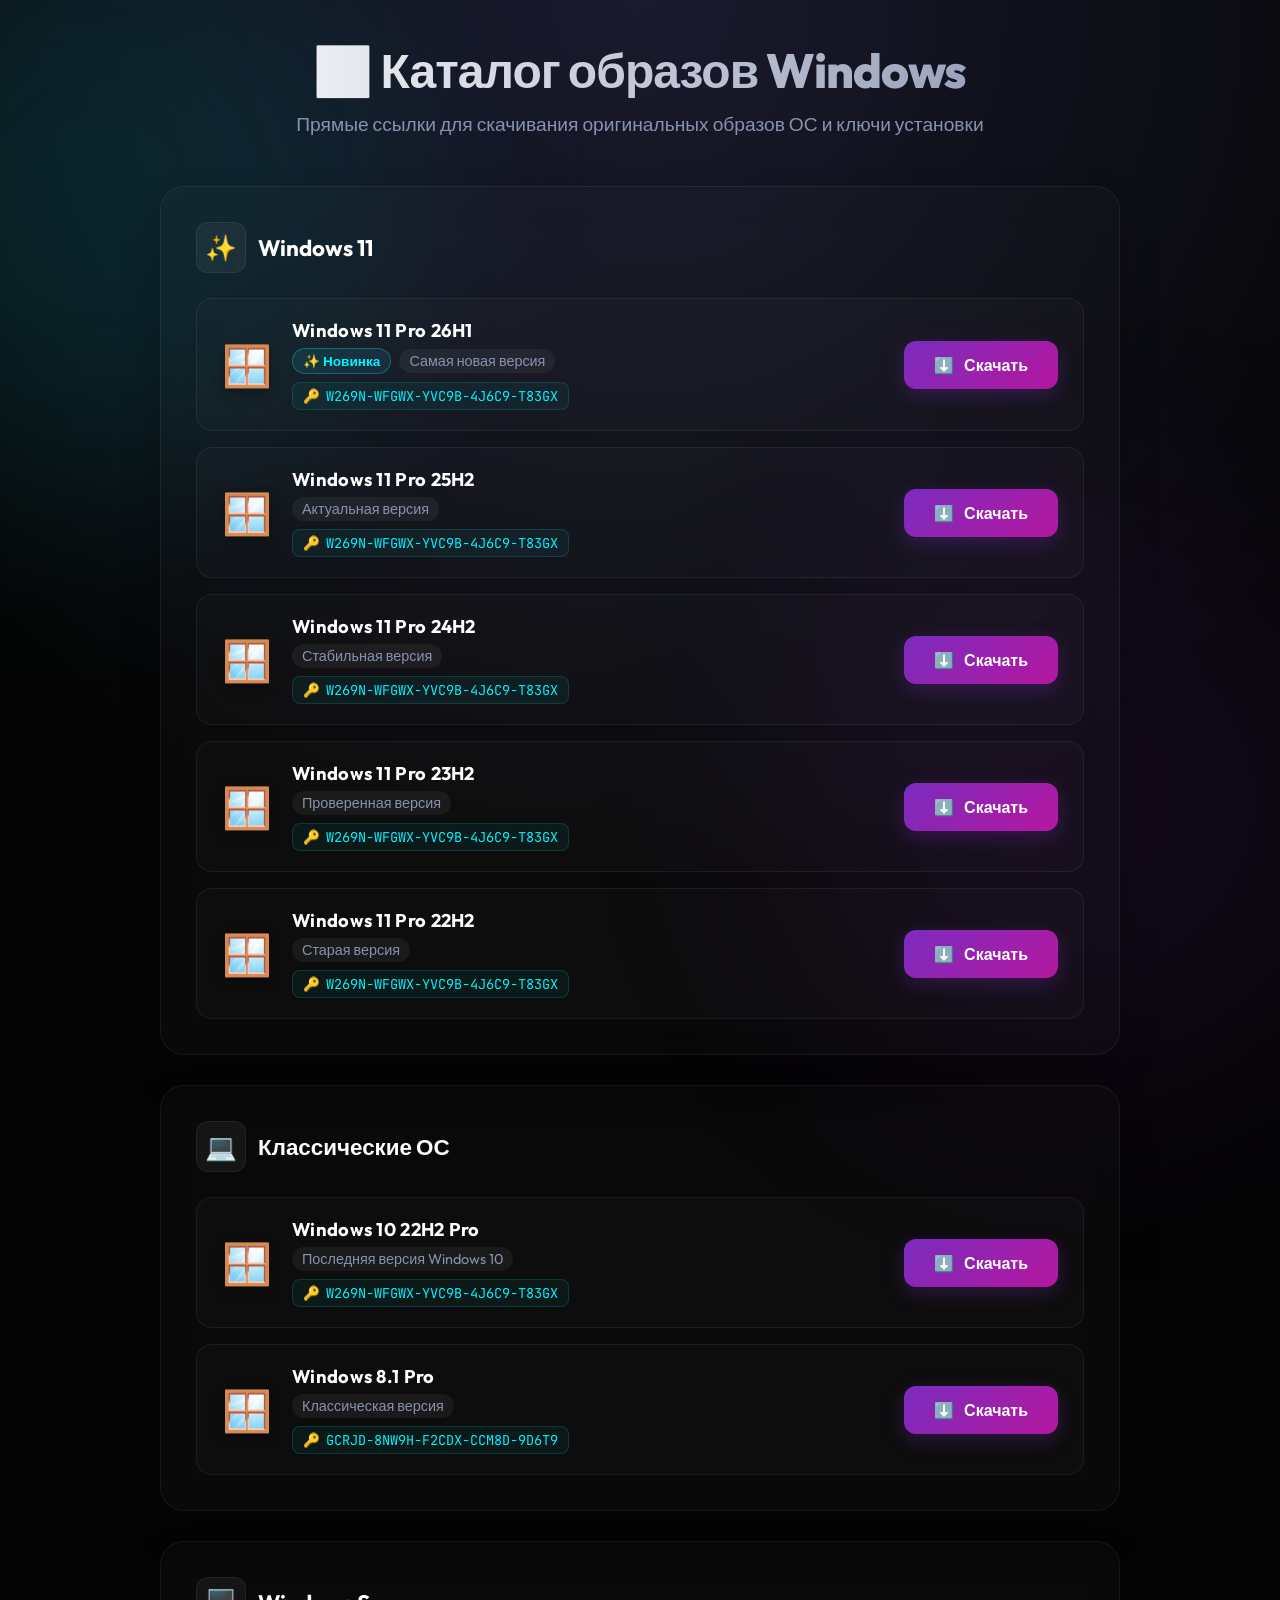
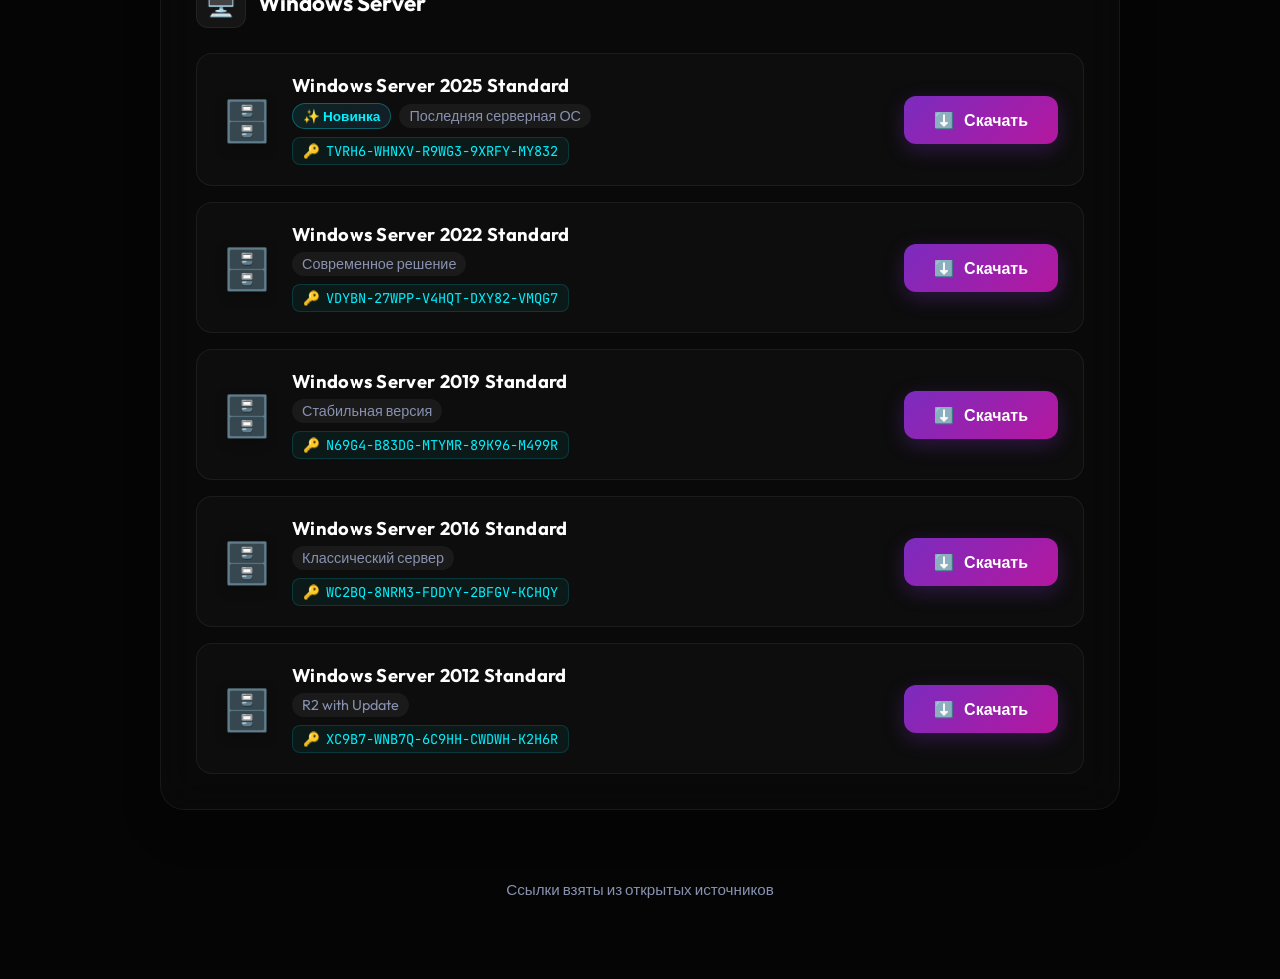
<file: IsoDownloader.html>
<!DOCTYPE html>
<html lang="ru">
<head>
    <meta charset="UTF-8">
    <meta name="viewport" content="width=device-width, initial-scale=1.0">
    <title>Каталог образов Windows</title>
    <link rel="preconnect" href="https://fonts.googleapis.com">
    <link rel="preconnect" href="https://fonts.gstatic.com" crossorigin>
    <link href="https://fonts.googleapis.com/css2?family=Outfit:wght@300;400;500;600;700;800&family=JetBrains+Mono:wght@400;700&display=swap" rel="stylesheet">
    <style>
        :root {
            --bg-color: #050505;
            --bg-gradient: radial-gradient(circle at 50% 0%, #1a1a2e 0%, #050505 80%);
            --card-bg: rgba(255, 255, 255, 0.02);
            --card-border: rgba(255, 255, 255, 0.06);
            --card-border-hover: rgba(255, 255, 255, 0.15);
            --primary: #00f2fe;
            --primary-gradient: linear-gradient(135deg, #4facfe 0%, #00f2fe 100%);
            --accent: #7b2cbf;
            --accent-gradient: linear-gradient(135deg, #7b2cbf 0%, #b5179e 100%);
            --text-main: #f0f0f0;
            --text-muted: #8892b0;
            --font-main: 'Outfit', sans-serif;
            --font-mono: 'JetBrains Mono', monospace;
            --success: #00ff87;
        }

        * {
            margin: 0;
            padding: 0;
            box-sizing: border-box;
            -webkit-font-smoothing: antialiased;
        }

        body {
            font-family: var(--font-main);
            background-color: var(--bg-color);
            background-image: var(--bg-gradient);
            background-attachment: fixed;
            min-height: 100vh;
            color: var(--text-main);
            padding: 40px 20px;
            position: relative;
            overflow-x: hidden;
        }

        /* Background animated blobs */
        body::before, body::after {
            content: '';
            position: fixed;
            width: 600px;
            height: 600px;
            border-radius: 50%;
            filter: blur(120px);
            opacity: 0.1;
            z-index: -1;
            animation: float 20s infinite alternate ease-in-out;
            pointer-events: none;
        }

        body::before {
            top: -100px;
            left: -200px;
            background: var(--primary);
        }

        body::after {
            bottom: -200px;
            right: -100px;
            background: var(--accent);
            animation-delay: -10s;
        }

        @keyframes float {
            0% { transform: translate(0, 0) scale(1); }
            100% { transform: translate(50px, 50px) scale(1.2); }
        }

        .container {
            max-width: 960px;
            margin: 0 auto;
            position: relative;
            z-index: 1;
        }

        .header {
            text-align: center;
            margin-bottom: 50px;
        }

        .header h1 {
            font-size: 3rem;
            font-weight: 800;
            background: linear-gradient(to right, #fff, #8892b0);
            -webkit-background-clip: text;
            -webkit-text-fill-color: transparent;
            margin-bottom: 12px;
            letter-spacing: -0.02em;
        }

        .header p {
            color: var(--text-muted);
            font-size: 1.2rem;
            font-weight: 400;
        }

        .card {
            background: var(--card-bg);
            border: 1px solid var(--card-border);
            border-radius: 24px;
            padding: 35px;
            margin-bottom: 30px;
            backdrop-filter: blur(20px);
            -webkit-backdrop-filter: blur(20px);
            box-shadow: 0 20px 40px rgba(0,0,0,0.2);
            transition: transform 0.3s ease, border-color 0.3s ease, box-shadow 0.3s ease;
        }

        .card:hover {
            border-color: var(--card-border-hover);
            box-shadow: 0 25px 50px rgba(0,0,0,0.3);
        }

        .card-title {
            font-size: 1.4rem;
            font-weight: 700;
            margin-bottom: 25px;
            display: flex;
            align-items: center;
            gap: 12px;
            color: #fff;
        }

        .card-title .icon {
            font-size: 1.6rem;
            background: rgba(255,255,255,0.05);
            padding: 8px;
            border-radius: 12px;
            border: 1px solid var(--card-border);
        }

        /* Downloads */
        .download-list {
            display: flex;
            flex-direction: column;
            gap: 16px;
        }

        .download-item {
            display: flex;
            align-items: center;
            justify-content: space-between;
            background: rgba(255,255,255,0.02);
            border: 1px solid var(--card-border);
            border-radius: 16px;
            padding: 20px 25px;
            transition: all 0.3s cubic-bezier(0.25, 0.8, 0.25, 1);
        }

        .download-item:hover {
            background: rgba(255,255,255,0.04);
            border-color: rgba(123, 44, 191, 0.4);
            transform: translateX(8px);
            box-shadow: -5px 5px 20px rgba(0,0,0,0.2);
        }

        .download-info {
            display: flex;
            align-items: center;
            gap: 20px;
        }

        .download-icon {
            font-size: 2.5rem;
            filter: drop-shadow(0 4px 6px rgba(0,0,0,0.3));
        }

        .download-details {
            display: flex;
            flex-direction: column;
            align-items: flex-start;
        }

        .download-details h3 {
            font-size: 1.15rem;
            font-weight: 700;
            color: #fff;
            margin-bottom: 6px;
            letter-spacing: 0.3px;
        }
        
        .download-badges {
            display: flex;
            align-items: center;
            flex-wrap: wrap;
            gap: 8px;
            margin-bottom: 8px;
        }

        .download-details span.desc {
            font-size: 0.9rem;
            color: var(--text-muted);
            background: rgba(255,255,255,0.05);
            padding: 3px 10px;
            border-radius: 20px;
        }
        
        .download-details .badge-new {
            background: linear-gradient(135deg, rgba(0, 242, 254, 0.1), rgba(79, 172, 254, 0.1));
            color: var(--primary);
            border: 1px solid rgba(0, 242, 254, 0.3);
            font-weight: 600;
            font-size: 0.85rem;
            padding: 3px 10px;
            border-radius: 20px;
        }

        .key-box {
            display: inline-flex;
            align-items: center;
            gap: 6px;
            font-family: var(--font-mono);
            font-size: 0.85rem;
            color: var(--primary);
            background: rgba(0, 242, 254, 0.05);
            padding: 4px 10px;
            border-radius: 8px;
            border: 1px solid rgba(0, 242, 254, 0.15);
            cursor: pointer;
            transition: all 0.2s;
        }
        
        .key-box:hover {
            background: rgba(0, 242, 254, 0.15);
            color: #fff;
            border-color: rgba(0, 242, 254, 0.4);
        }
        
        .key-box.copied {
            background: var(--success);
            color: #000;
            border-color: var(--success);
            font-weight: 700;
        }

        .download-btn {
            display: inline-flex;
            align-items: center;
            gap: 10px;
            background: var(--accent-gradient);
            color: white;
            border: none;
            border-radius: 12px;
            padding: 14px 30px;
            font-size: 1rem;
            font-weight: 700;
            font-family: var(--font-main);
            cursor: pointer;
            text-decoration: none;
            transition: all 0.3s;
            box-shadow: 0 6px 20px rgba(123, 44, 191, 0.3);
            position: relative;
            overflow: hidden;
            white-space: nowrap;
        }
        
        .download-btn::before {
            content: '';
            position: absolute;
            top: 0; left: -100%; width: 50%; height: 100%;
            background: linear-gradient(to right, transparent, rgba(255,255,255,0.2), transparent);
            transform: skewX(-20deg);
            transition: all 0.5s;
        }

        .download-btn:hover {
            transform: translateY(-2px);
            box-shadow: 0 8px 25px rgba(123, 44, 191, 0.5);
            color: #fff;
        }
        
        .download-btn:hover::before {
            left: 150%;
        }

        .footer {
            text-align: center;
            padding: 40px 20px;
            color: var(--text-muted);
            font-size: 0.95rem;
            margin-top: 20px;
        }

        .footer a {
            color: var(--primary);
            text-decoration: none;
            font-weight: 500;
            transition: color 0.2s;
        }

        .footer a:hover {
            color: #fff;
            text-decoration: underline;
        }

        /* Toast */
        .toast {
            position: fixed;
            bottom: 40px;
            left: 50%;
            transform: translateX(-50%) translateY(100px);
            background: rgba(0, 0, 0, 0.8);
            backdrop-filter: blur(10px);
            -webkit-backdrop-filter: blur(10px);
            color: #fff;
            padding: 16px 32px;
            border-radius: 14px;
            font-weight: 600;
            border: 1px solid rgba(0, 255, 135, 0.3);
            box-shadow: 0 10px 30px rgba(0,0,0,0.3), 0 0 20px rgba(0,255,135,0.1);
            opacity: 0;
            transition: all 0.4s cubic-bezier(0.175, 0.885, 0.32, 1.275);
            z-index: 1000;
            display: flex;
            align-items: center;
            gap: 10px;
        }

        .toast.show {
            transform: translateX(-50%) translateY(0);
            opacity: 1;
        }

        @media (max-width: 768px) {
            .header h1 { font-size: 2.2rem; }
            .download-item { flex-direction: column; gap: 20px; text-align: center; }
            .download-info { flex-direction: column; }
            .download-details { align-items: center; }
            .card { padding: 25px; }
        }
        
        /* Custom Scrollbar */
        ::-webkit-scrollbar {
            width: 10px;
        }
        ::-webkit-scrollbar-track {
            background: var(--bg-color);
        }
        ::-webkit-scrollbar-thumb {
            background: rgba(255,255,255,0.2);
            border-radius: 5px;
        }
        ::-webkit-scrollbar-thumb:hover {
            background: rgba(255,255,255,0.3);
        }
        
        /* Selection */
        ::selection {
            background: rgba(0, 242, 254, 0.3);
            color: #fff;
        }
    </style>
</head>
<body>
    <div class="container">
        <div class="header">
            <h1>🪟 Каталог образов Windows</h1>
            <p>Прямые ссылки для скачивания оригинальных образов ОС и ключи установки</p>
        </div>

        <!-- Windows 11 -->
        <div class="card">
            <div class="card-title">
                <span class="icon">✨</span>
                <span>Windows 11</span>
            </div>

            <div class="download-list">
                <div class="download-item">
                    <div class="download-info">
                        <span class="download-icon">🪟</span>
                        <div class="download-details">
                            <h3>Windows 11 Pro 26H1</h3>
                            <div class="download-badges">
                                <span class="badge-new">✨ Новинка</span>
                                <span class="desc">Самая новая версия</span>
                            </div>
                            <div class="key-box" onclick="copyText(event, 'W269N-WFGWX-YVC9B-4J6C9-T83GX')">
                                <span>🔑</span> W269N-WFGWX-YVC9B-4J6C9-T83GX
                            </div>
                        </div>
                    </div>
                    <a href="https://keysoft.software/Windows_11/ru-ru_windows_11_consumer_editions_version_26h1_updated_april_2026_x64_dvd_69ae07e3.iso" class="download-btn" target="_blank">
                        <span>⬇️</span> Скачать
                    </a>
                </div>

                <div class="download-item">
                    <div class="download-info">
                        <span class="download-icon">🪟</span>
                        <div class="download-details">
                            <h3>Windows 11 Pro 25H2</h3>
                            <div class="download-badges">
                                <span class="desc">Актуальная версия</span>
                            </div>
                            <div class="key-box" onclick="copyText(event, 'W269N-WFGWX-YVC9B-4J6C9-T83GX')">
                                <span>🔑</span> W269N-WFGWX-YVC9B-4J6C9-T83GX
                            </div>
                        </div>
                    </div>
                    <a href="https://softnet.su/download/microsoft-windows/windows-11/windows-11-pro/get-download-ac54dde228f64fccff38035001b036b7" class="download-btn" target="_blank">
                        <span>⬇️</span> Скачать
                    </a>
                </div>

                <div class="download-item">
                    <div class="download-info">
                        <span class="download-icon">🪟</span>
                        <div class="download-details">
                            <h3>Windows 11 Pro 24H2</h3>
                            <div class="download-badges">
                                <span class="desc">Стабильная версия</span>
                            </div>
                            <div class="key-box" onclick="copyText(event, 'W269N-WFGWX-YVC9B-4J6C9-T83GX')">
                                <span>🔑</span> W269N-WFGWX-YVC9B-4J6C9-T83GX
                            </div>
                        </div>
                    </div>
                    <a href="https://softnet.su/download/microsoft-windows/windows-11/windows-11-pro/get-download-59107120b5c4b62b07aa92de6767b90a" class="download-btn" target="_blank">
                        <span>⬇️</span> Скачать
                    </a>
                </div>

                <div class="download-item">
                    <div class="download-info">
                        <span class="download-icon">🪟</span>
                        <div class="download-details">
                            <h3>Windows 11 Pro 23H2</h3>
                            <div class="download-badges">
                                <span class="desc">Проверенная версия</span>
                            </div>
                            <div class="key-box" onclick="copyText(event, 'W269N-WFGWX-YVC9B-4J6C9-T83GX')">
                                <span>🔑</span> W269N-WFGWX-YVC9B-4J6C9-T83GX
                            </div>
                        </div>
                    </div>
                    <a href="https://keysoft.software/Windows_11/Win11_23H2_Russian_x64.iso" class="download-btn" target="_blank">
                        <span>⬇️</span> Скачать
                    </a>
                </div>

                <div class="download-item">
                    <div class="download-info">
                        <span class="download-icon">🪟</span>
                        <div class="download-details">
                            <h3>Windows 11 Pro 22H2</h3>
                            <div class="download-badges">
                                <span class="desc">Старая версия</span>
                            </div>
                            <div class="key-box" onclick="copyText(event, 'W269N-WFGWX-YVC9B-4J6C9-T83GX')">
                                <span>🔑</span> W269N-WFGWX-YVC9B-4J6C9-T83GX
                            </div>
                        </div>
                    </div>
                    <a href="https://softnet.su/download/microsoft-windows/windows-11/windows-11-pro/get-download-cc5366c8426b4a35b451281c9e168d95" class="download-btn" target="_blank">
                        <span>⬇️</span> Скачать
                    </a>
                </div>
            </div>
        </div>

        <!-- Windows 10 & 8.1 -->
        <div class="card">
            <div class="card-title">
                <span class="icon">💻</span>
                <span>Классические ОС</span>
            </div>

            <div class="download-list">
                <div class="download-item">
                    <div class="download-info">
                        <span class="download-icon">🪟</span>
                        <div class="download-details">
                            <h3>Windows 10 22H2 Pro</h3>
                            <div class="download-badges">
                                <span class="desc">Последняя версия Windows 10</span>
                            </div>
                            <div class="key-box" onclick="copyText(event, 'W269N-WFGWX-YVC9B-4J6C9-T83GX')">
                                <span>🔑</span> W269N-WFGWX-YVC9B-4J6C9-T83GX
                            </div>
                        </div>
                    </div>
                    <a href="https://keysoft.software/Windows%2010/Win10_22H2_Russian_x64.iso" class="download-btn" target="_blank">
                        <span>⬇️</span> Скачать
                    </a>
                </div>

                <div class="download-item">
                    <div class="download-info">
                        <span class="download-icon">🪟</span>
                        <div class="download-details">
                            <h3>Windows 8.1 Pro</h3>
                            <div class="download-badges">
                                <span class="desc">Классическая версия</span>
                            </div>
                            <div class="key-box" onclick="copyText(event, 'GCRJD-8NW9H-F2CDX-CCM8D-9D6T9')">
                                <span>🔑</span> GCRJD-8NW9H-F2CDX-CCM8D-9D6T9
                            </div>
                        </div>
                    </div>
                    <a href="https://keysoft.software/Windows%208.1/Win8.1_Russian_x64.iso" class="download-btn" target="_blank">
                        <span>⬇️</span> Скачать
                    </a>
                </div>
            </div>
        </div>

        <!-- Windows Server -->
        <div class="card">
            <div class="card-title">
                <span class="icon">🖥️</span>
                <span>Windows Server</span>
            </div>

            <div class="download-list">
                <div class="download-item">
                    <div class="download-info">
                        <span class="download-icon">🗄️</span>
                        <div class="download-details">
                            <h3>Windows Server 2025 Standard</h3>
                            <div class="download-badges">
                                <span class="badge-new">✨ Новинка</span>
                                <span class="desc">Последняя серверная ОС</span>
                            </div>
                            <div class="key-box" onclick="copyText(event, 'TVRH6-WHNXV-R9WG3-9XRFY-MY832')">
                                <span>🔑</span> TVRH6-WHNXV-R9WG3-9XRFY-MY832
                            </div>
                        </div>
                    </div>
                    <a href="https://keysoft.software/Windows%20Server/2025/ru-ru_windows_server_2025_x64_dvd_5ada1817.iso" class="download-btn" target="_blank">
                        <span>⬇️</span> Скачать
                    </a>
                </div>

                <div class="download-item">
                    <div class="download-info">
                        <span class="download-icon">🗄️</span>
                        <div class="download-details">
                            <h3>Windows Server 2022 Standard</h3>
                            <div class="download-badges">
                                <span class="desc">Современное решение</span>
                            </div>
                            <div class="key-box" onclick="copyText(event, 'VDYBN-27WPP-V4HQT-DXY82-VMQG7')">
                                <span>🔑</span> VDYBN-27WPP-V4HQT-DXY82-VMQG7
                            </div>
                        </div>
                    </div>
                    <a href="https://keysoft.software/Windows%20Server/2022/ru-ru_windows_server_2022_x64_dvd_d8fd3d54.iso" class="download-btn" target="_blank">
                        <span>⬇️</span> Скачать
                    </a>
                </div>

                <div class="download-item">
                    <div class="download-info">
                        <span class="download-icon">🗄️</span>
                        <div class="download-details">
                            <h3>Windows Server 2019 Standard</h3>
                            <div class="download-badges">
                                <span class="desc">Стабильная версия</span>
                            </div>
                            <div class="key-box" onclick="copyText(event, 'N69G4-B83DG-MTYMR-89K96-M499R')">
                                <span>🔑</span> N69G4-B83DG-MTYMR-89K96-M499R
                            </div>
                        </div>
                    </div>
                    <a href="https://keysoft.software/Windows%20Server/ru_windows_server_2019_updated_jan_2021_x64_dvd_0bc62814.iso" class="download-btn" target="_blank">
                        <span>⬇️</span> Скачать
                    </a>
                </div>

                <div class="download-item">
                    <div class="download-info">
                        <span class="download-icon">🗄️</span>
                        <div class="download-details">
                            <h3>Windows Server 2016 Standard</h3>
                            <div class="download-badges">
                                <span class="desc">Классический сервер</span>
                            </div>
                            <div class="key-box" onclick="copyText(event, 'WC2BQ-8NRM3-FDDYY-2BFGV-KCHQY')">
                                <span>🔑</span> WC2BQ-8NRM3-FDDYY-2BFGV-KCHQY
                            </div>
                        </div>
                    </div>
                    <a href="https://keysoft.software/Windows%20Server/ru_windows_server_2016_x64_dvd_9327766.iso" class="download-btn" target="_blank">
                        <span>⬇️</span> Скачать
                    </a>
                </div>

                <div class="download-item">
                    <div class="download-info">
                        <span class="download-icon">🗄️</span>
                        <div class="download-details">
                            <h3>Windows Server 2012 Standard</h3>
                            <div class="download-badges">
                                <span class="desc">R2 with Update</span>
                            </div>
                            <div class="key-box" onclick="copyText(event, 'XC9B7-WNB7Q-6C9HH-CWDWH-K2H6R')">
                                <span>🔑</span> XC9B7-WNB7Q-6C9HH-CWDWH-K2H6R
                            </div>
                        </div>
                    </div>
                    <a href="https://keysoft.software/Windows%20Server/ru_windows_server_2012_r2_with_update_x64_dvd_6052763.iso" class="download-btn" target="_blank">
                        <span>⬇️</span> Скачать
                    </a>
                </div>
            </div>
        </div>

        <div class="footer">
            <p>Ссылки взяты из открытых источников</p>
        </div>
    </div>

    <div class="toast" id="toast"><span>✅</span> <span id="toastMsg">Скопировано!</span></div>

    <script>
        // Copy Text
        function copyText(event, text) {
            event.preventDefault();
            event.stopPropagation();
            navigator.clipboard.writeText(text).then(() => {
                const box = event.currentTarget;
                const originalContent = box.innerHTML;
                box.classList.add('copied');
                box.innerHTML = '<span>✅</span> Скопировано';
                showToast('Ключ скопирован: ' + text);
                setTimeout(() => {
                    box.classList.remove('copied');
                    box.innerHTML = originalContent;
                }, 1500);
            });
        }

        // Toast
        function showToast(message) {
            const toast = document.getElementById('toast');
            document.getElementById('toastMsg').textContent = message;
            toast.classList.add('show');
            setTimeout(() => toast.classList.remove('show'), 2500);
        }
    </script>
</body>
</html>
</file>
<file: DriverHub/styles.css>
:root {
    --bg-color: #0f172a;
    --card-bg: rgba(30, 41, 59, 0.7);
    --card-border: rgba(255, 255, 255, 0.1);
    --text-primary: #f8fafc;
    --text-secondary: #94a3b8;
    
    --brand-amd: #ed1c24;
    --brand-nvidia: #76b900;
    --brand-intel: #0068b5;
    --brand-realtek: #108f9c;
    --brand-microsoft: #00a4ef;
    --brand-zen: #8b5cf6;
    
    --primary-glow: rgba(147, 197, 253, 0.15);
}

* {
    margin: 0;
    padding: 0;
    box-sizing: border-box;
}

body {
    font-family: 'Inter', sans-serif;
    background-color: var(--bg-color);
    color: var(--text-primary);
    min-height: 100vh;
    position: relative;
    overflow-x: hidden;
}

/* Animated background blobs for Premium feel */
.background-elements {
    position: fixed;
    top: 0;
    left: 0;
    width: 100%;
    height: 100%;
    z-index: -1;
    overflow: hidden;
}

.blob {
    position: absolute;
    border-radius: 50%;
    filter: blur(100px);
    opacity: 0.4;
    animation: float 20s infinite ease-in-out alternate;
}

.blob-1 {
    top: -10%;
    left: -10%;
    width: 500px;
    height: 500px;
    background: radial-gradient(circle, var(--brand-nvidia) 0%, transparent 70%);
    animation-delay: 0s;
}

.blob-2 {
    bottom: -10%;
    right: -10%;
    width: 600px;
    height: 600px;
    background: radial-gradient(circle, var(--brand-intel) 0%, transparent 70%);
    animation-delay: -5s;
}

@keyframes float {
    0% { transform: translate(0, 0) scale(1); }
    100% { transform: translate(50px, 50px) scale(1.1); }
}

.container {
    max-width: 1200px;
    margin: 0 auto;
    padding: 0 24px;
}

/* Header */
.header {
    text-align: center;
    padding: 80px 0 60px;
}

.logo {
    font-size: 3.5rem;
    font-weight: 800;
    letter-spacing: -1px;
    margin-bottom: 16px;
    color: #fff;
    text-shadow: 0 0 20px rgba(255,255,255,0.2);
}

.logo span {
    background: linear-gradient(135deg, #38bdf8, #818cf8);
    -webkit-background-clip: text;
    -webkit-text-fill-color: transparent;
}

.subtitle {
    font-size: 1.125rem;
    color: var(--text-secondary);
    max-width: 500px;
    margin: 0 auto;
}

/* Section Titles & Grid */
.section-title {
    font-size: 2rem;
    font-weight: 800;
    margin-bottom: 32px;
    margin-top: 40px;
    color: #fff;
    text-shadow: 0 0 10px rgba(255,255,255,0.1);
}

.grid {
    display: grid;
    grid-template-columns: repeat(auto-fill, minmax(280px, 1fr));
    gap: 24px;
    padding-bottom: 40px;
}

/* Card (Glassmorphism) */
.card {
    background: var(--card-bg);
    border: 1px solid var(--card-border);
    border-radius: 16px;
    padding: 32px 24px;
    backdrop-filter: blur(12px);
    -webkit-backdrop-filter: blur(12px);
    transition: all 0.3s cubic-bezier(0.4, 0, 0.2, 1);
    display: flex;
    flex-direction: column;
    align-items: center;
    text-align: center;
    position: relative;
    overflow: hidden;
    
    /* Initial state for JS animation */
    opacity: 0;
    transform: translateY(20px);
}

.card::before {
    content: '';
    position: absolute;
    top: 0;
    left: 0;
    width: 100%;
    height: 4px;
    background: transparent;
    transition: background 0.3s ease;
}

.card:hover {
    transform: translateY(-5px) !important; /* Override JS inline transform */
    box-shadow: 0 20px 40px rgba(0,0,0,0.4), 0 0 20px var(--primary-glow);
    border-color: rgba(255, 255, 255, 0.2);
}

/* Brand specific accents */
.card.brand-amd:hover::before { background: var(--brand-amd); }
.card.brand-nvidia:hover::before { background: var(--brand-nvidia); }
.card.brand-intel:hover::before { background: var(--brand-intel); }
.card.brand-realtek:hover::before { background: var(--brand-realtek); }
.card.brand-microsoft:hover::before { background: var(--brand-microsoft); }
.card.brand-zen:hover::before { background: var(--brand-zen); }

/* Recommended Badge */
.recommended-card {
    border-color: rgba(139, 92, 246, 0.4);
    box-shadow: 0 0 20px rgba(139, 92, 246, 0.1);
}

.recommended-card:hover {
    box-shadow: 0 20px 40px rgba(0,0,0,0.4), 0 0 30px rgba(139, 92, 246, 0.25) !important;
}

.recommended-badge {
    position: absolute;
    top: 16px;
    right: 16px;
    background: linear-gradient(135deg, #8b5cf6, #3b82f6);
    color: white;
    font-size: 0.7rem;
    font-weight: 800;
    padding: 6px 16px;
    border-radius: 20px;
    box-shadow: 0 4px 12px rgba(139, 92, 246, 0.3);
    text-transform: uppercase;
    letter-spacing: 1px;
    z-index: 10;
}

.card-icon {
    font-size: 2.5rem;
    color: var(--text-primary);
    margin-bottom: 20px;
    opacity: 0.9;
    transition: transform 0.3s ease;
}

.card:hover .card-icon {
    transform: scale(1.1);
}

.card-title {
    font-size: 1.125rem;
    font-weight: 600;
    margin-bottom: 24px;
    line-height: 1.4;
    flex-grow: 1;
}

/* Button */
.btn {
    display: inline-block;
    padding: 12px 24px;
    border-radius: 8px;
    font-weight: 600;
    text-decoration: none;
    transition: all 0.2s ease;
    width: 100%;
    letter-spacing: 0.5px;
}

.btn-primary {
    background-color: rgba(255, 255, 255, 0.1);
    color: #fff;
    border: 1px solid rgba(255, 255, 255, 0.2);
}

.btn-primary:hover {
    background-color: #fff;
    color: #0f172a;
}

.btn-disabled {
    background-color: rgba(255, 255, 255, 0.05);
    color: rgba(255, 255, 255, 0.3);
    border: 1px solid rgba(255, 255, 255, 0.05);
    cursor: not-allowed;
}

/* Footer */
.footer {
    text-align: center;
    padding: 32px 0;
    color: var(--text-secondary);
    font-size: 0.875rem;
    border-top: 1px solid var(--card-border);
}

/* Responsive */
@media (max-width: 768px) {
    .header {
        padding: 60px 0 40px;
    }
    .logo {
        font-size: 2.5rem;
    }
    .grid {
        grid-template-columns: repeat(auto-fill, minmax(240px, 1fr));
    }
}
</file>
